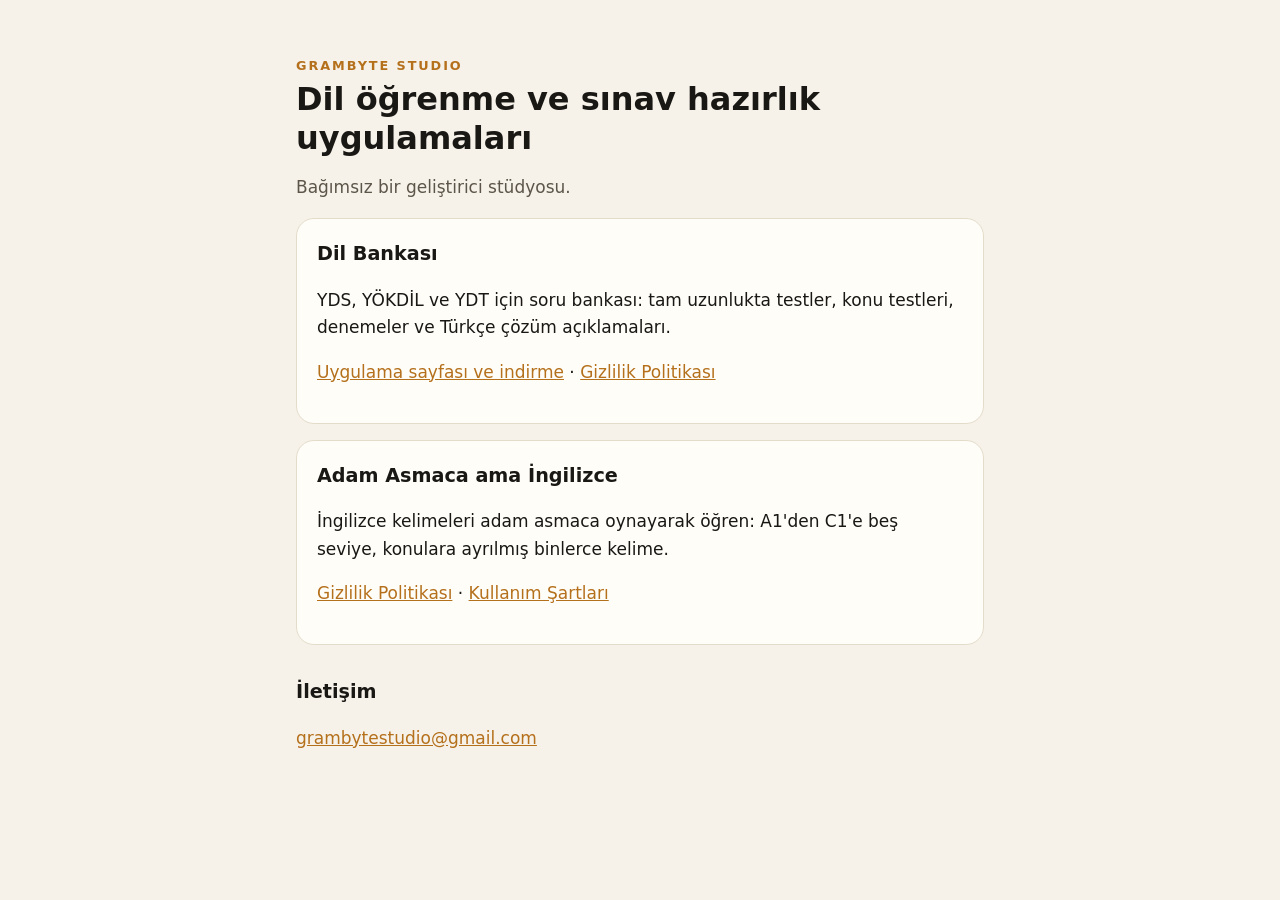
<file: index.html>
<!doctype html>
<html lang="tr">
<head>
<meta charset="utf-8">
<meta name="viewport" content="width=device-width, initial-scale=1">
<title>GramByte Studio</title>
<meta name="description" content="GramByte Studio: dil öğrenme ve sınav hazırlık uygulamaları.">
<link rel="stylesheet" href="style.css">
</head>
<body>
<main class="page">
  <p class="kicker">GRAMBYTE STUDIO</p>
  <h1>Dil öğrenme ve sınav hazırlık uygulamaları</h1>
  <p class="muted">Bağımsız bir geliştirici stüdyosu.</p>

  <section class="card">
    <h2>Dil Bankası</h2>
    <p>YDS, YÖKDİL ve YDT için soru bankası: tam uzunlukta testler, konu testleri, denemeler ve Türkçe çözüm açıklamaları.</p>
    <p><a href="dilbankasi/">Uygulama sayfası ve indirme</a> · <a href="dilbankasi/gizlilik.html">Gizlilik Politikası</a></p>
  </section>
  
  <section class="card">
    <h2>Adam Asmaca ama İngilizce</h2>
    <p>İngilizce kelimeleri adam asmaca oynayarak öğren: A1'den C1'e beş seviye, konulara ayrılmış binlerce kelime.</p>
    <p><a href="adam-asmaca/gizlilik.html">Gizlilik Politikası</a> · <a href="adam-asmaca/kullanim-sartlari.html">Kullanım Şartları</a></p>
  </section>

  <h2>İletişim</h2>
  <p><a href="mailto:grambytestudio@gmail.com">grambytestudio@gmail.com</a></p>
</main>
</body>
</html>
</file>
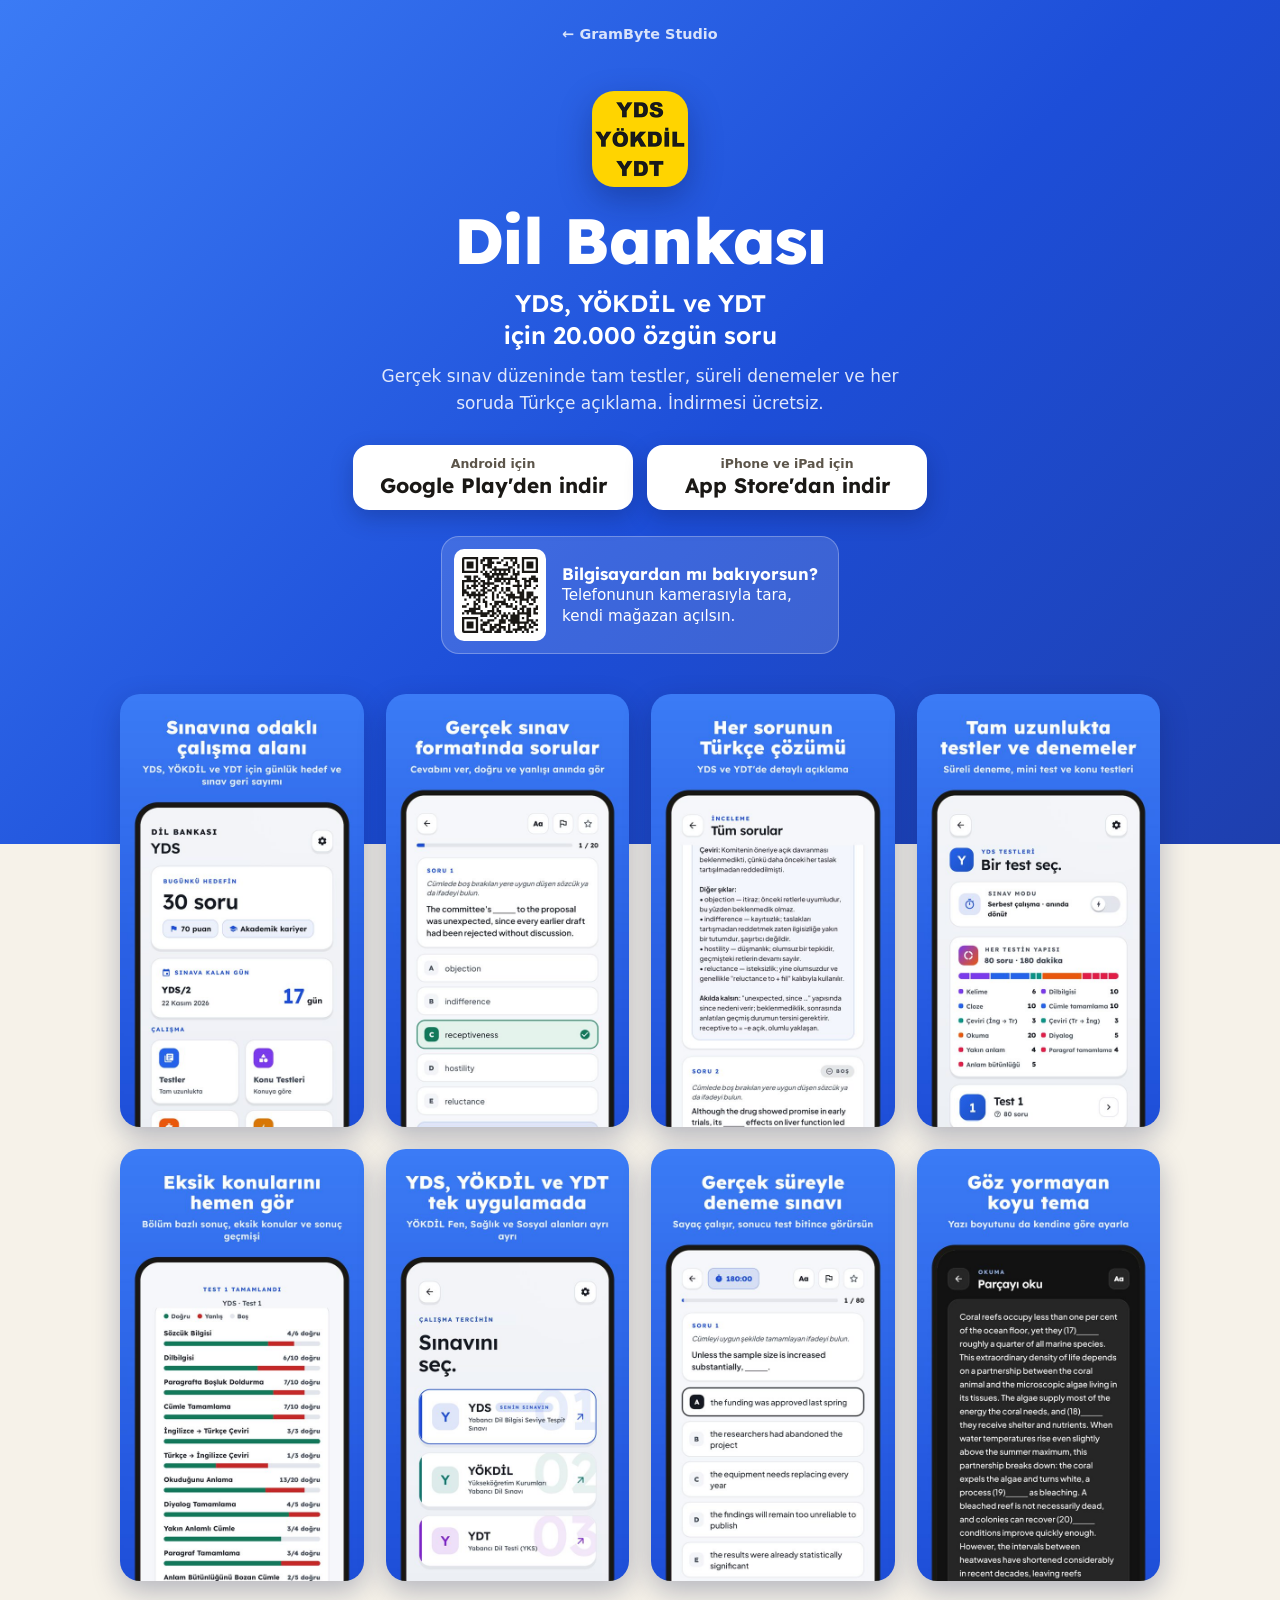
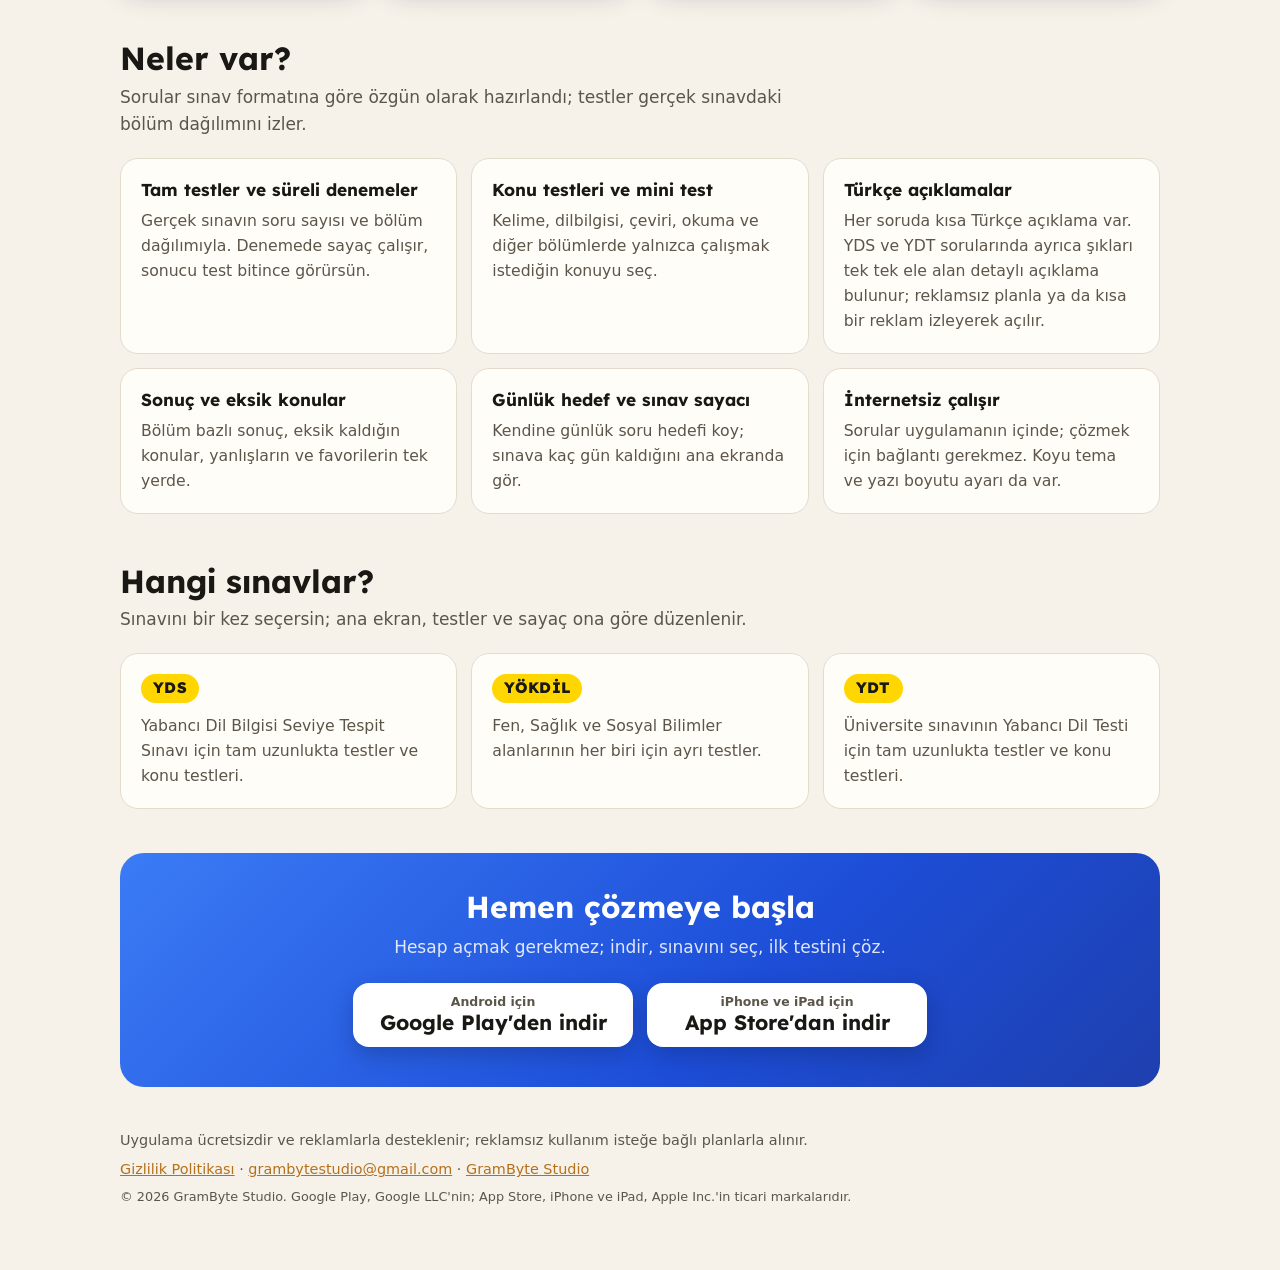
<file: dilbankasi/index.html>
<!doctype html>
<html lang="tr">
<head>
<meta charset="utf-8">
<meta name="viewport" content="width=device-width, initial-scale=1">
<title>Dil Bankası: YDS, YÖKDİL ve YDT soru bankası</title>
<meta name="description" content="YDS, YÖKDİL ve YDT için 20.000 özgün soru: gerçek sınav düzeninde testler, süreli denemeler ve Türkçe açıklamalar. Android ve iPhone'da ücretsiz indir.">
<link rel="canonical" href="https://grambytestudio.github.io/dilbankasi/">
<meta name="theme-color" content="#1d4ed8">
<meta name="apple-itunes-app" content="app-id=6821475932">
<meta property="og:type" content="website">
<meta property="og:locale" content="tr_TR">
<meta property="og:site_name" content="GramByte Studio">
<meta property="og:title" content="Dil Bankası: YDS, YÖKDİL ve YDT soru bankası">
<meta property="og:description" content="20.000 özgün soru, gerçek sınav düzeninde testler ve Türkçe açıklamalar. Android ve iPhone'da ücretsiz.">
<meta property="og:url" content="https://grambytestudio.github.io/dilbankasi/">
<meta property="og:image" content="https://grambytestudio.github.io/dilbankasi/img/onizleme.jpg">
<meta property="og:image:width" content="1200">
<meta property="og:image:height" content="630">
<meta name="twitter:card" content="summary_large_image">
<link rel="icon" type="image/png" href="img/simge.png">
<link rel="apple-touch-icon" href="img/simge.png">
<script>
// Telefondan açanı doğrudan kendi mağazasına gönderir. Sayfayı telefonda
// görmek için adresin sonuna ?sayfa eklenir. Bağlantı önizlemesi çıkaran
// servisler ve arama motorları yönlendirilmez.
(function () {
  var ua = navigator.userAgent || '';
  if (/[?&]sayfa(=|&|$)/.test(location.search)) return;
  if (/bot|crawl|spider|preview|facebookexternalhit|whatsapp|telegram|slack|discord|lighthouse|inspectiontool|googleother|mediapartners/i.test(ua)) return;
  if (/Android/i.test(ua)) {
    location.replace('https://play.google.com/store/apps/details?id=com.dilbankasi.app');
  } else if (/iPhone|iPad|iPod/i.test(ua)) {
    location.replace('https://apps.apple.com/tr/app/id6821475932');
  }
})();
</script>
<link rel="stylesheet" href="../style.css">
<style>
@font-face {
  font-family: "Lexend";
  src: url("fonts/Lexend-Variable.ttf") format("truetype");
  font-weight: 100 900;
  font-display: swap;
}
:root {
  --blue-light: #3b7bf5;
  --blue: #1d4ed8;
  --blue-deep: #1e3fae;
  --yellow: #ffd600;
  --display: "Lexend", system-ui, -apple-system, "Segoe UI", Roboto, sans-serif;
}
.wrap { max-width: 1080px; margin: 0 auto; padding: 0 20px; }

/* Üst bölüm */
.hero {
  background: linear-gradient(135deg, var(--blue-light) 0%, var(--blue) 55%, var(--blue-deep) 100%);
  color: #fff;
  padding: 20px 0 190px;
  text-align: center;
}
.studio {
  display: inline-block;
  color: rgba(255, 255, 255, .82);
  font-size: .9rem;
  font-weight: 600;
  text-decoration: none;
}
.studio:hover { color: #fff; }
.app-icon {
  display: block;
  width: 96px;
  height: 96px;
  margin: 44px auto 20px;
  border-radius: 22px;
  box-shadow: 0 12px 32px rgba(10, 24, 80, .35);
}
.hero h1 {
  font-family: var(--display);
  font-weight: 800;
  font-size: clamp(2.5rem, 7vw, 4rem);
  line-height: 1.05;
  letter-spacing: -.01em;
  margin: 0;
}
.hero .lead {
  font-family: var(--display);
  font-weight: 600;
  font-size: clamp(1.15rem, 3vw, 1.5rem);
  line-height: 1.3;
  margin: 14px auto 0;
  max-width: 22em;
  text-wrap: balance;
}
.hero .sub {
  color: rgba(255, 255, 255, .86);
  margin: 12px auto 0;
  max-width: 34em;
  text-wrap: pretty;
}
.stores {
  display: flex;
  flex-wrap: wrap;
  justify-content: center;
  gap: 14px;
  margin-top: 28px;
}
.store {
  display: flex;
  flex-direction: column;
  justify-content: center;
  flex: 0 1 280px;
  padding: 11px 20px 12px;
  border-radius: 16px;
  background: #fff;
  color: #1a1815;
  text-decoration: none;
  line-height: 1.25;
  box-shadow: 0 8px 22px rgba(10, 24, 80, .28);
  transition: transform .15s ease, box-shadow .15s ease;
}
.store small { font-size: .78rem; font-weight: 600; color: #5c554a; }
.store strong { font-family: var(--display); font-size: 1.3rem; font-weight: 700; }
.store:hover { transform: translateY(-2px); box-shadow: 0 12px 28px rgba(10, 24, 80, .36); }
.store:focus-visible, .studio:focus-visible { outline: 3px solid var(--yellow); outline-offset: 3px; }
.qr {
  display: none;
  align-items: center;
  gap: 16px;
  width: max-content;
  margin: 26px auto 0;
  padding: 12px 20px 12px 12px;
  border-radius: 18px;
  background: rgba(255, 255, 255, .14);
  border: 1px solid rgba(255, 255, 255, .28);
  text-align: left;
}
.qr svg {
  display: block;
  width: 92px;
  height: 92px;
  padding: 8px;
  border-radius: 10px;
  background: #fff;
}
.qr p { margin: 0; font-size: .95rem; line-height: 1.4; }
.qr b { display: block; font-family: var(--display); font-size: 1.05rem; }
@media (min-width: 900px) { .qr { display: flex; } }

/* Ekran görüntüleri: telefonda yatay kaydırma, geniş ekranda 4'lü ızgara */
.shots {
  display: flex;
  gap: 14px;
  margin-top: -150px;
  padding: 0 20px 18px;
  overflow-x: auto;
  scroll-snap-type: x mandatory;
  -webkit-overflow-scrolling: touch;
}
.shots img {
  flex: 0 0 auto;
  width: min(62vw, 240px);
  height: auto;
  aspect-ratio: 9 / 16;
  border-radius: 20px;
  background: var(--blue);
  box-shadow: 0 10px 28px rgba(10, 24, 80, .28);
  scroll-snap-align: center;
}
.shots:focus-visible { outline: 3px solid var(--accent); outline-offset: 4px; }
@media (min-width: 900px) {
  .shots {
    display: grid;
    grid-template-columns: repeat(4, 1fr);
    gap: 22px;
    max-width: 1080px;
    margin-left: auto;
    margin-right: auto;
    overflow: visible;
  }
  .shots img { width: 100%; }
}

/* Özellikler */
.section { padding: 40px 0 8px; }
.section h2 {
  font-family: var(--display);
  font-weight: 700;
  font-size: clamp(1.5rem, 4vw, 2rem);
  line-height: 1.2;
  margin: 0 0 6px;
}
.section .intro { margin: 0 0 20px; max-width: 40em; color: var(--muted); }
.grid {
  display: grid;
  grid-template-columns: repeat(auto-fit, minmax(270px, 1fr));
  gap: 14px;
}
.grid .card { margin: 0; }
.grid h3 {
  font-family: var(--display);
  font-weight: 700;
  font-size: 1.08rem;
  line-height: 1.3;
  margin: 0 0 6px;
}
.grid p { margin: 0; color: var(--muted); font-size: .98rem; }
.exam {
  display: inline-block;
  margin-bottom: 10px;
  padding: 2px 12px;
  border-radius: 999px;
  background: var(--yellow);
  color: #1a1815;
  font-family: var(--display);
  font-weight: 800;
  font-size: .95rem;
  letter-spacing: .02em;
}

/* Alt çağrı ve sayfa sonu */
.cta {
  margin: 44px 0 0;
  padding: 36px 24px 40px;
  border-radius: 24px;
  background: linear-gradient(135deg, var(--blue-light), var(--blue) 60%, var(--blue-deep));
  color: #fff;
  text-align: center;
}
.cta h2 { font-family: var(--display); font-weight: 700; font-size: clamp(1.4rem, 4vw, 1.9rem); margin: 0; }
.cta p { margin: 8px 0 0; color: rgba(255, 255, 255, .86); }
.cta .stores { margin-top: 22px; }
.foot { padding: 28px 0 56px; font-size: .9rem; color: var(--muted); }
.foot p { margin: 6px 0; }
.foot .tm { font-size: .8rem; }
@media (prefers-reduced-motion: reduce) { .store { transition: none; } }
</style>
<script type="application/ld+json">
{
  "@context": "https://schema.org",
  "@type": "SoftwareApplication",
  "name": "Dil Bankası: YDS YÖKDİL YDT",
  "operatingSystem": "Android, iOS",
  "applicationCategory": "EducationalApplication",
  "inLanguage": "tr",
  "offers": { "@type": "Offer", "price": "0", "priceCurrency": "TRY" },
  "publisher": { "@type": "Organization", "name": "GramByte Studio" },
  "installUrl": [
    "https://play.google.com/store/apps/details?id=com.dilbankasi.app",
    "https://apps.apple.com/tr/app/id6821475932"
  ]
}
</script>
</head>
<body>
<header class="hero">
  <div class="wrap">
    <a class="studio" href="../">← GramByte Studio</a>
    <img class="app-icon" src="img/simge.png" width="96" height="96" alt="Dil Bankası uygulama simgesi">
    <h1>Dil Bankası</h1>
    <p class="lead">YDS, YÖKDİL ve YDT için 20.000 özgün soru</p>
    <p class="sub">Gerçek sınav düzeninde tam testler, süreli denemeler ve her soruda Türkçe açıklama. İndirmesi ücretsiz.</p>
    <div class="stores">
      <a class="store" href="https://play.google.com/store/apps/details?id=com.dilbankasi.app">
        <small>Android için</small><strong>Google Play'den indir</strong>
      </a>
      <a class="store" href="https://apps.apple.com/tr/app/id6821475932">
        <small>iPhone ve iPad için</small><strong>App Store'dan indir</strong>
      </a>
    </div>
    <div class="qr">
      <svg role="img" aria-label="Dil Bankası sayfasının QR kodu" xmlns="http://www.w3.org/2000/svg" viewBox="0 0 33 33"><path stroke="#1a1815" d="M0 0.5h7m2 0h7m2 0h6m2 0h7m-33 1h1m5 0h1m1 0h2m1 0h2m4 0h1m3 0h1m1 0h1m2 0h1m5 0h1m-33 1h1m1 0h3m1 0h1m1 0h1m2 0h3m1 0h2m2 0h1m2 0h2m2 0h1m1 0h3m1 0h1m-33 1h1m1 0h3m1 0h1m2 0h4m5 0h2m2 0h1m1 0h1m1 0h1m1 0h3m1 0h1m-33 1h1m1 0h3m1 0h1m2 0h1m1 0h2m1 0h1m5 0h2m2 0h1m1 0h1m1 0h3m1 0h1m-33 1h1m5 0h1m2 0h1m3 0h8m1 0h1m3 0h1m5 0h1m-33 1h7m1 0h1m1 0h1m1 0h1m1 0h1m1 0h1m1 0h1m1 0h1m1 0h1m1 0h1m1 0h7m-24 1h3m1 0h7m2 0h3m-24 1h3m1 0h2m3 0h4m1 0h1m1 0h1m3 0h1m1 0h1m6 0h2m-30 1h2m1 0h1m1 0h1m3 0h2m1 0h10m2 0h2m1 0h4m-33 1h7m1 0h2m1 0h1m2 0h3m1 0h1m1 0h1m2 0h2m2 0h3m1 0h2m-33 1h1m4 0h1m1 0h1m1 0h5m3 0h1m1 0h2m3 0h1m2 0h1m1 0h1m-30 1h1m1 0h1m1 0h3m1 0h2m1 0h1m2 0h2m6 0h4m1 0h3m2 0h1m-33 1h1m1 0h2m1 0h1m3 0h2m2 0h2m2 0h1m1 0h2m3 0h1m2 0h1m3 0h1m-32 1h2m4 0h1m1 0h2m1 0h2m1 0h1m2 0h1m1 0h2m3 0h1m1 0h1m-27 1h3m1 0h2m1 0h1m1 0h2m2 0h1m2 0h1m1 0h1m2 0h1m2 0h3m1 0h3m-31 1h1m1 0h8m3 0h1m1 0h1m3 0h4m2 0h2m1 0h3m-28 1h1m1 0h1m1 0h1m2 0h1m2 0h1m1 0h1m1 0h1m2 0h7m1 0h2m1 0h2m-32 1h1m4 0h2m1 0h1m3 0h1m4 0h1m1 0h1m1 0h1m2 0h4m1 0h2m-27 1h1m1 0h1m1 0h2m3 0h5m4 0h1m1 0h1m2 0h1m2 0h1m-30 1h1m2 0h2m3 0h1m1 0h1m1 0h2m1 0h3m1 0h1m3 0h1m3 0h2m-31 1h2m3 0h1m1 0h1m2 0h1m2 0h2m1 0h1m2 0h3m1 0h1m2 0h2m4 0h1m-30 1h5m5 0h1m1 0h1m6 0h2m1 0h2m1 0h2m1 0h2m-32 1h5m2 0h1m2 0h3m1 0h2m7 0h1m1 0h1m1 0h2m1 0h1m-32 1h1m1 0h1m1 0h8m1 0h2m1 0h1m1 0h1m1 0h1m1 0h1m1 0h6m1 0h2m-25 1h3m1 0h2m1 0h1m1 0h3m1 0h4m3 0h2m-30 1h7m7 0h1m2 0h1m1 0h1m1 0h4m1 0h1m1 0h1m-29 1h1m5 0h1m1 0h1m2 0h3m2 0h3m1 0h5m3 0h3m1 0h1m-33 1h1m1 0h3m1 0h1m2 0h3m4 0h3m2 0h8m1 0h2m-32 1h1m1 0h3m1 0h1m1 0h3m1 0h1m1 0h3m3 0h1m1 0h1m1 0h1m2 0h1m1 0h1m1 0h2m-33 1h1m1 0h3m1 0h1m1 0h1m3 0h3m1 0h3m1 0h1m3 0h4m1 0h2m-31 1h1m5 0h1m1 0h2m2 0h2m1 0h2m1 0h1m1 0h1m1 0h4m1 0h2m3 0h1m-33 1h7m2 0h4m1 0h3m2 0h3m1 0h1m2 0h1m1 0h1m1 0h1"/></svg>
      <p><b>Bilgisayardan mı bakıyorsun?</b>Telefonunun kamerasıyla tara,<br>kendi mağazan açılsın.</p>
    </div>
  </div>
</header>

<main>
  <div class="shots" role="region" aria-label="Uygulamadan ekran görüntüleri" tabindex="0">
    <img src="img/ekran-1.jpg" width="540" height="960" alt="Ana ekran: günlük hedef ve sınava kalan gün sayacı">
    <img src="img/ekran-2.jpg" width="540" height="960" alt="Soru ekranı: cevabını ver, doğruyu ve yanlışı anında gör">
    <img src="img/ekran-3.jpg" width="540" height="960" alt="Her sorunun Türkçe çözümü">
    <img src="img/ekran-4.jpg" width="540" height="960" alt="Tam uzunlukta testlerin listesi">
    <img src="img/ekran-5.jpg" width="540" height="960" loading="lazy" alt="Bölüm bazlı sonuç ve eksik konular">
    <img src="img/ekran-6.jpg" width="540" height="960" loading="lazy" alt="Sınav seçimi: YDS, YÖKDİL ve YDT tek uygulamada">
    <img src="img/ekran-7.jpg" width="540" height="960" loading="lazy" alt="Gerçek süreyle deneme sınavı">
    <img src="img/ekran-8.jpg" width="540" height="960" loading="lazy" alt="Koyu tema ve ayarlanabilir yazı boyutu">
  </div>

  <section class="section">
    <div class="wrap">
      <h2>Neler var?</h2>
      <p class="intro">Sorular sınav formatına göre özgün olarak hazırlandı; testler gerçek sınavdaki bölüm dağılımını izler.</p>
      <div class="grid">
        <div class="card">
          <h3>Tam testler ve süreli denemeler</h3>
          <p>Gerçek sınavın soru sayısı ve bölüm dağılımıyla. Denemede sayaç çalışır, sonucu test bitince görürsün.</p>
        </div>
        <div class="card">
          <h3>Konu testleri ve mini test</h3>
          <p>Kelime, dilbilgisi, çeviri, okuma ve diğer bölümlerde yalnızca çalışmak istediğin konuyu seç.</p>
        </div>
        <div class="card">
          <h3>Türkçe açıklamalar</h3>
          <p>Her soruda kısa Türkçe açıklama var. YDS ve YDT sorularında ayrıca şıkları tek tek ele alan detaylı açıklama bulunur; reklamsız planla ya da kısa bir reklam izleyerek açılır.</p>
        </div>
        <div class="card">
          <h3>Sonuç ve eksik konular</h3>
          <p>Bölüm bazlı sonuç, eksik kaldığın konular, yanlışların ve favorilerin tek yerde.</p>
        </div>
        <div class="card">
          <h3>Günlük hedef ve sınav sayacı</h3>
          <p>Kendine günlük soru hedefi koy; sınava kaç gün kaldığını ana ekranda gör.</p>
        </div>
        <div class="card">
          <h3>İnternetsiz çalışır</h3>
          <p>Sorular uygulamanın içinde; çözmek için bağlantı gerekmez. Koyu tema ve yazı boyutu ayarı da var.</p>
        </div>
      </div>
    </div>
  </section>

  <section class="section">
    <div class="wrap">
      <h2>Hangi sınavlar?</h2>
      <p class="intro">Sınavını bir kez seçersin; ana ekran, testler ve sayaç ona göre düzenlenir.</p>
      <div class="grid">
        <div class="card">
          <span class="exam">YDS</span>
          <p>Yabancı Dil Bilgisi Seviye Tespit Sınavı için tam uzunlukta testler ve konu testleri.</p>
        </div>
        <div class="card">
          <span class="exam">YÖKDİL</span>
          <p>Fen, Sağlık ve Sosyal Bilimler alanlarının her biri için ayrı testler.</p>
        </div>
        <div class="card">
          <span class="exam">YDT</span>
          <p>Üniversite sınavının Yabancı Dil Testi için tam uzunlukta testler ve konu testleri.</p>
        </div>
      </div>

      <div class="cta">
        <h2>Hemen çözmeye başla</h2>
        <p>Hesap açmak gerekmez; indir, sınavını seç, ilk testini çöz.</p>
        <div class="stores">
          <a class="store" href="https://play.google.com/store/apps/details?id=com.dilbankasi.app">
            <small>Android için</small><strong>Google Play'den indir</strong>
          </a>
          <a class="store" href="https://apps.apple.com/tr/app/id6821475932">
            <small>iPhone ve iPad için</small><strong>App Store'dan indir</strong>
          </a>
        </div>
      </div>
    </div>
  </section>
</main>

<footer class="foot">
  <div class="wrap">
    <p>Uygulama ücretsizdir ve reklamlarla desteklenir; reklamsız kullanım isteğe bağlı planlarla alınır.</p>
    <p><a href="gizlilik.html">Gizlilik Politikası</a> · <a href="mailto:grambytestudio@gmail.com">grambytestudio@gmail.com</a> · <a href="../">GramByte Studio</a></p>
    <p class="tm">© 2026 GramByte Studio. Google Play, Google LLC'nin; App Store, iPhone ve iPad, Apple Inc.'in ticari markalarıdır.</p>
  </div>
</footer>
</body>
</html>
</file>
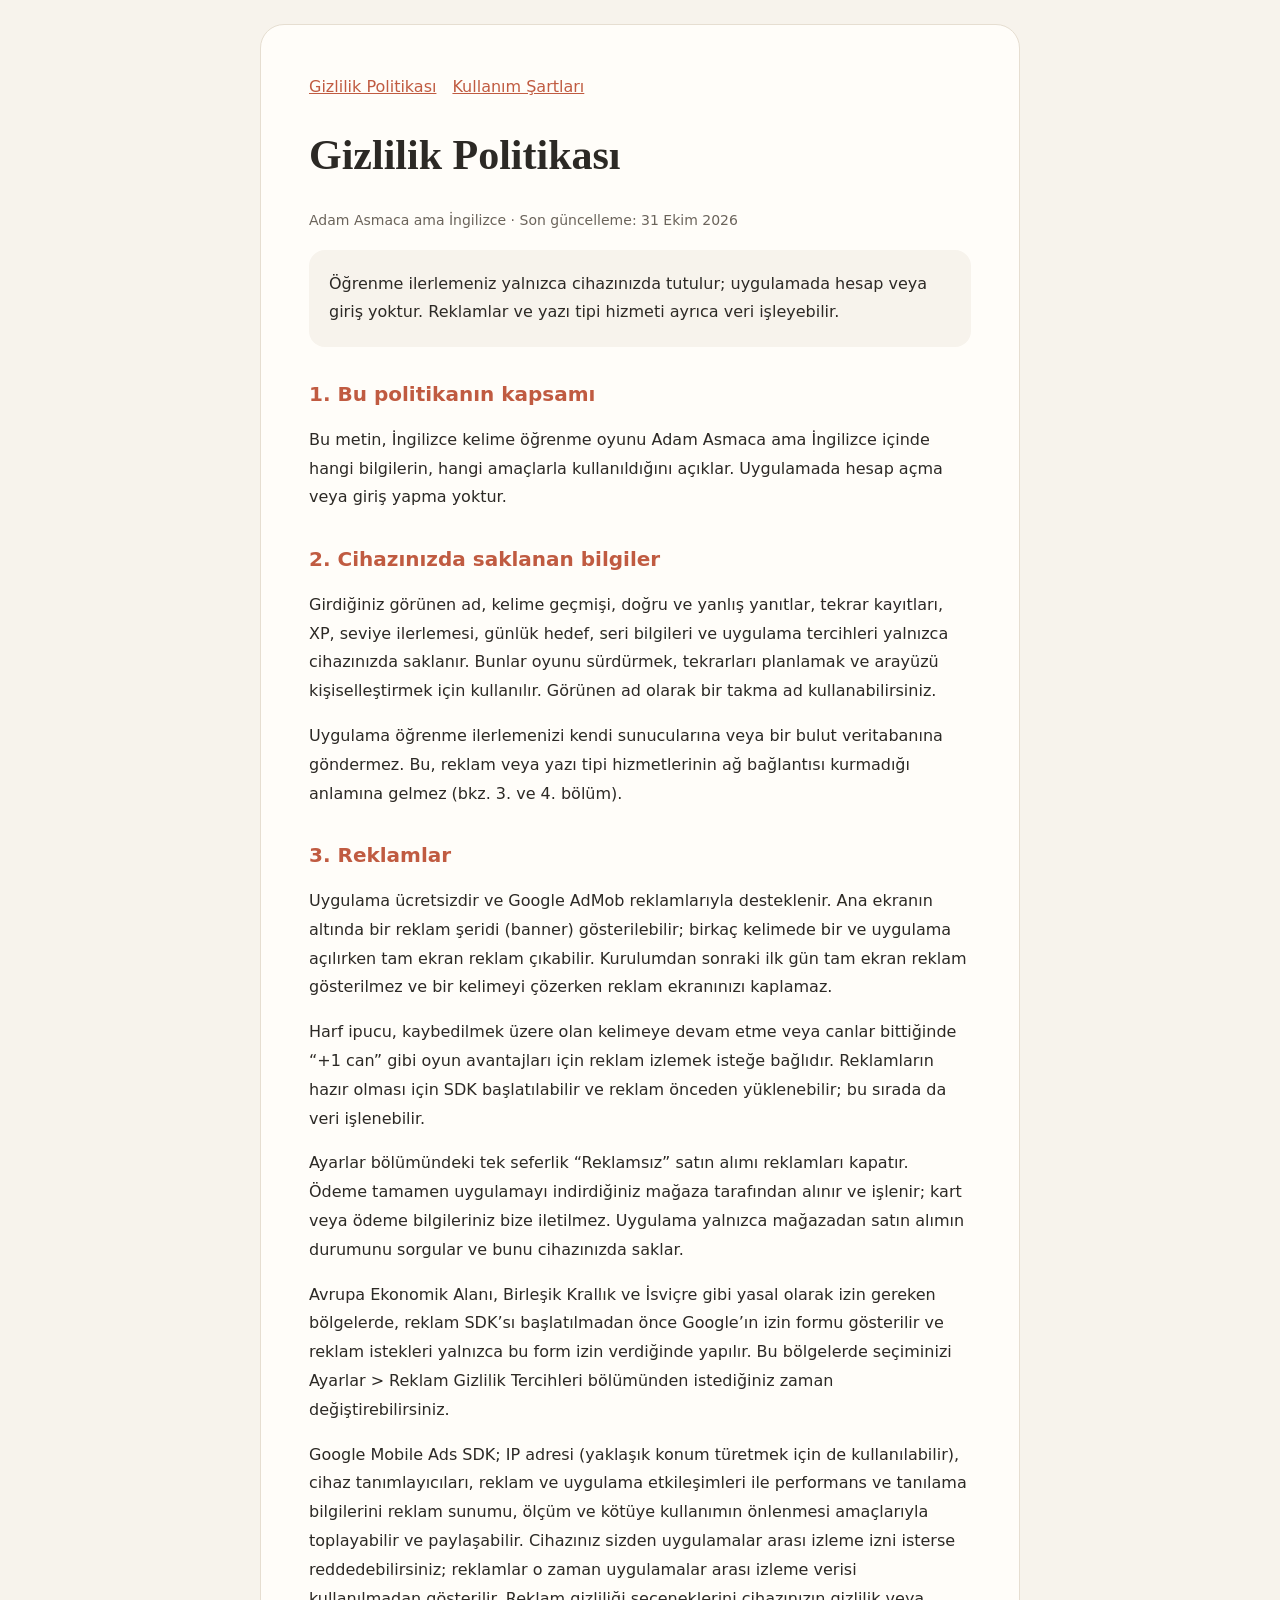
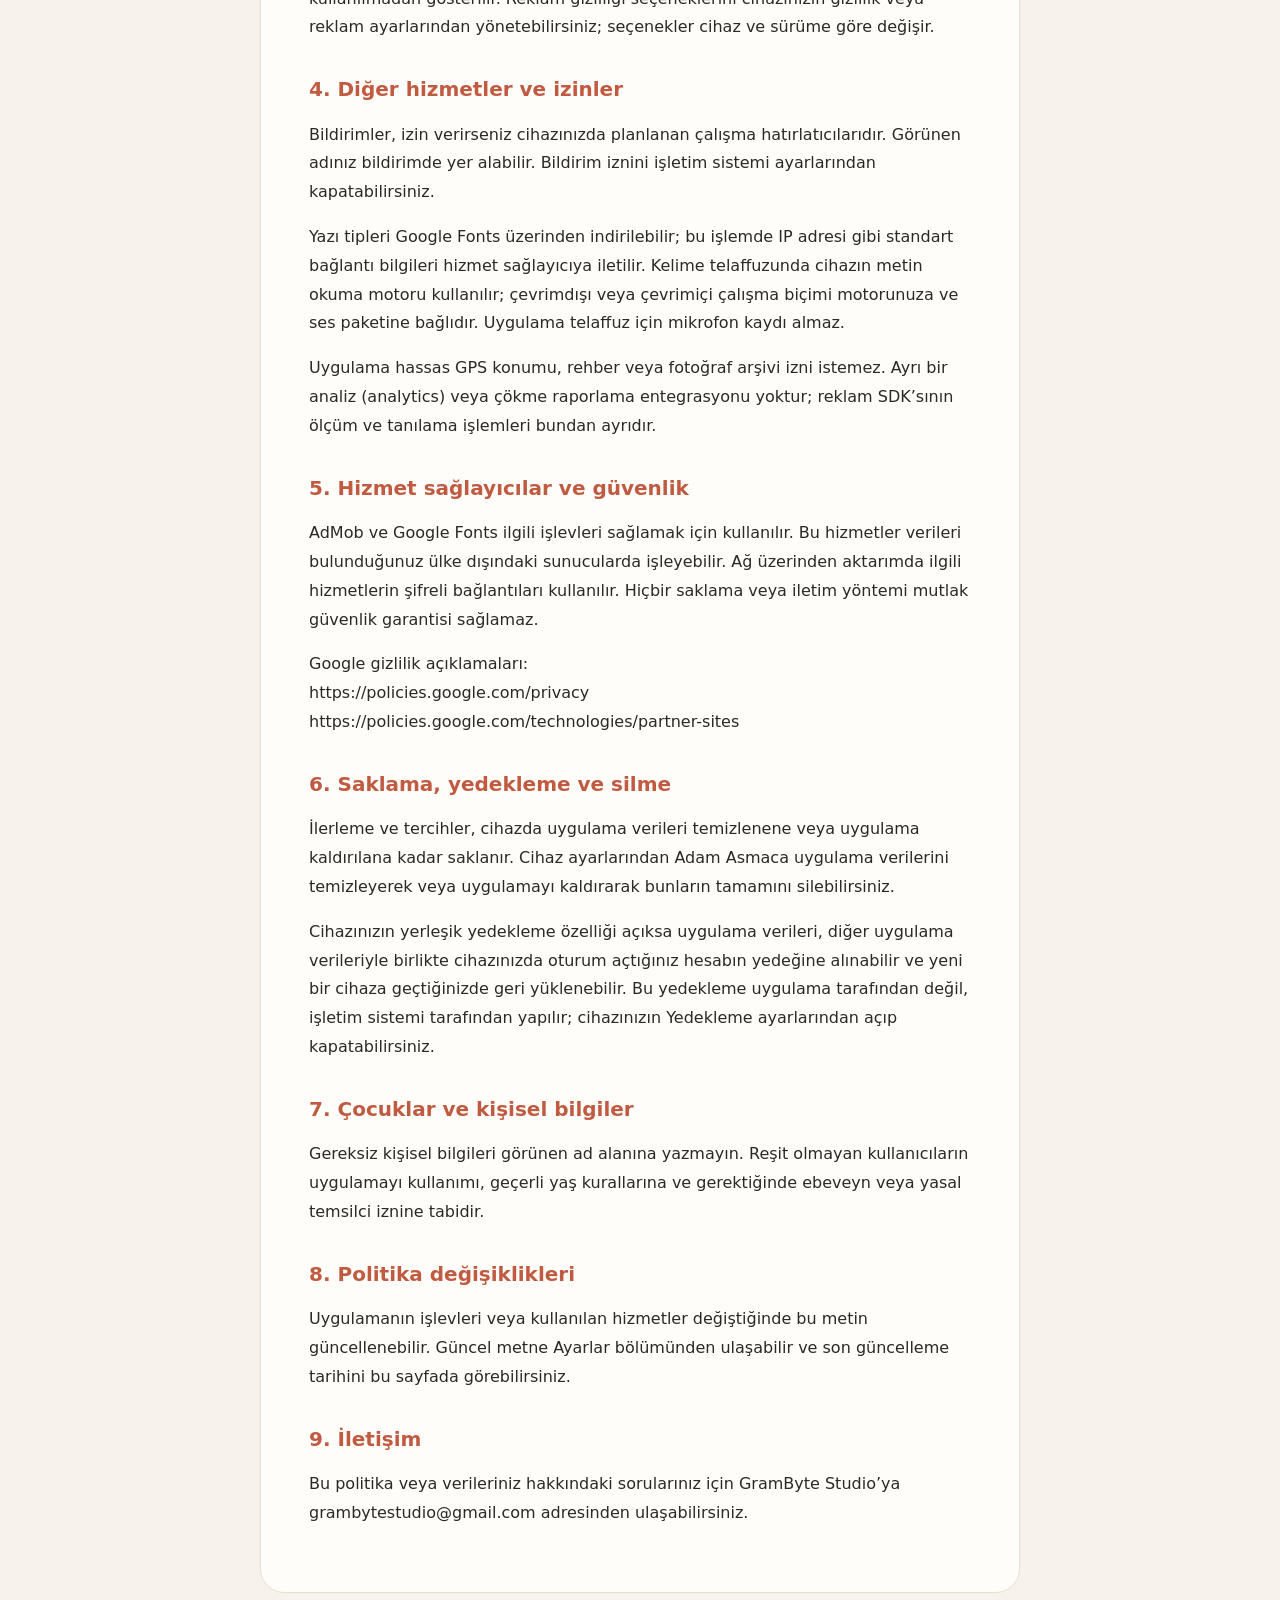
<file: adam-asmaca/gizlilik.html>
<!DOCTYPE html>
<html lang="tr">
<head>
<meta charset="utf-8">
<meta name="viewport" content="width=device-width, initial-scale=1">
<title>Gizlilik Politikası — Adam Asmaca ama İngilizce</title>
<style>
:root { color-scheme: light dark; --bg:#f7f3ec; --paper:#fffdf9; --ink:#2c2925; --muted:#6b645b; --accent:#c05b41; --line:#e6ded1; }
@media(prefers-color-scheme:dark) { :root { --bg:#1a1714; --paper:#242019; --ink:#f3ede4; --muted:#b7ac9e; --accent:#f2a48f; --line:#3a332b; } }
* { box-sizing:border-box; }
body { margin:0; padding:24px 16px; background:var(--bg); color:var(--ink); font-family:system-ui,sans-serif; line-height:1.8; }
main { max-width:760px; margin:auto; padding:clamp(20px,5vw,48px); border:1px solid var(--line); border-radius:24px; background:var(--paper); }
h1 { font-family:Georgia,serif; font-size:clamp(28px,6vw,42px); line-height:1.2; }
h2 { font-size:20px; line-height:1.5; margin-top:32px; color:var(--accent); }
p { overflow-wrap:anywhere; }
nav { display:flex; flex-wrap:wrap; gap:16px; }
a { color:var(--accent); }
.date { color:var(--muted); font-size:14px; }
.summary { background:var(--bg); border-radius:16px; padding:20px; }
</style>
</head>
<body><main>
<nav aria-label="Yasal belgeler"><a href="gizlilik.html">Gizlilik Politikası</a><a href="kullanim-sartlari.html">Kullanım Şartları</a></nav>
<h1>Gizlilik Politikası</h1>
<p class="date">Adam Asmaca ama İngilizce · Son güncelleme: 31 Ekim 2026</p>
<p class="summary">Öğrenme ilerlemeniz yalnızca cihazınızda tutulur; uygulamada hesap veya giriş yoktur. Reklamlar ve yazı tipi hizmeti ayrıca veri işleyebilir.</p>
<section><h2>1. Bu politikanın kapsamı</h2><p>Bu metin, İngilizce kelime öğrenme oyunu Adam Asmaca ama İngilizce içinde hangi bilgilerin, hangi amaçlarla kullanıldığını açıklar. Uygulamada hesap açma veya giriş yapma yoktur.</p></section>
<section><h2>2. Cihazınızda saklanan bilgiler</h2><p>Girdiğiniz görünen ad, kelime geçmişi, doğru ve yanlış yanıtlar, tekrar kayıtları, XP, seviye ilerlemesi, günlük hedef, seri bilgileri ve uygulama tercihleri yalnızca cihazınızda saklanır. Bunlar oyunu sürdürmek, tekrarları planlamak ve arayüzü kişiselleştirmek için kullanılır. Görünen ad olarak bir takma ad kullanabilirsiniz.</p>
<p>Uygulama öğrenme ilerlemenizi kendi sunucularına veya bir bulut veritabanına göndermez. Bu, reklam veya yazı tipi hizmetlerinin ağ bağlantısı kurmadığı anlamına gelmez (bkz. 3. ve 4. bölüm).</p></section>
<section><h2>3. Reklamlar</h2><p>Uygulama ücretsizdir ve Google AdMob reklamlarıyla desteklenir. Ana ekranın altında bir reklam şeridi (banner) gösterilebilir; birkaç kelimede bir ve uygulama açılırken tam ekran reklam çıkabilir. Kurulumdan sonraki ilk gün tam ekran reklam gösterilmez ve bir kelimeyi çözerken reklam ekranınızı kaplamaz.</p>
<p>Harf ipucu, kaybedilmek üzere olan kelimeye devam etme veya canlar bittiğinde “+1 can” gibi oyun avantajları için reklam izlemek isteğe bağlıdır. Reklamların hazır olması için SDK başlatılabilir ve reklam önceden yüklenebilir; bu sırada da veri işlenebilir.</p>
<p>Ayarlar bölümündeki tek seferlik “Reklamsız” satın alımı reklamları kapatır. Ödeme tamamen uygulamayı indirdiğiniz mağaza tarafından alınır ve işlenir; kart veya ödeme bilgileriniz bize iletilmez. Uygulama yalnızca mağazadan satın alımın durumunu sorgular ve bunu cihazınızda saklar.</p>
<p>Avrupa Ekonomik Alanı, Birleşik Krallık ve İsviçre gibi yasal olarak izin gereken bölgelerde, reklam SDK’sı başlatılmadan önce Google’ın izin formu gösterilir ve reklam istekleri yalnızca bu form izin verdiğinde yapılır. Bu bölgelerde seçiminizi Ayarlar &gt; Reklam Gizlilik Tercihleri bölümünden istediğiniz zaman değiştirebilirsiniz.</p>
<p>Google Mobile Ads SDK; IP adresi (yaklaşık konum türetmek için de kullanılabilir), cihaz tanımlayıcıları, reklam ve uygulama etkileşimleri ile performans ve tanılama bilgilerini reklam sunumu, ölçüm ve kötüye kullanımın önlenmesi amaçlarıyla toplayabilir ve paylaşabilir. Cihazınız sizden uygulamalar arası izleme izni isterse reddedebilirsiniz; reklamlar o zaman uygulamalar arası izleme verisi kullanılmadan gösterilir. Reklam gizliliği seçeneklerini cihazınızın gizlilik veya reklam ayarlarından yönetebilirsiniz; seçenekler cihaz ve sürüme göre değişir.</p></section>
<section><h2>4. Diğer hizmetler ve izinler</h2><p>Bildirimler, izin verirseniz cihazınızda planlanan çalışma hatırlatıcılarıdır. Görünen adınız bildirimde yer alabilir. Bildirim iznini işletim sistemi ayarlarından kapatabilirsiniz.</p>
<p>Yazı tipleri Google Fonts üzerinden indirilebilir; bu işlemde IP adresi gibi standart bağlantı bilgileri hizmet sağlayıcıya iletilir. Kelime telaffuzunda cihazın metin okuma motoru kullanılır; çevrimdışı veya çevrimiçi çalışma biçimi motorunuza ve ses paketine bağlıdır. Uygulama telaffuz için mikrofon kaydı almaz.</p>
<p>Uygulama hassas GPS konumu, rehber veya fotoğraf arşivi izni istemez. Ayrı bir analiz (analytics) veya çökme raporlama entegrasyonu yoktur; reklam SDK’sının ölçüm ve tanılama işlemleri bundan ayrıdır.</p></section>
<section><h2>5. Hizmet sağlayıcılar ve güvenlik</h2><p>AdMob ve Google Fonts ilgili işlevleri sağlamak için kullanılır. Bu hizmetler verileri bulunduğunuz ülke dışındaki sunucularda işleyebilir. Ağ üzerinden aktarımda ilgili hizmetlerin şifreli bağlantıları kullanılır. Hiçbir saklama veya iletim yöntemi mutlak güvenlik garantisi sağlamaz.</p>
<p>Google gizlilik açıklamaları:<br>https:&#47;&#47;policies.google.com&#47;privacy<br>https:&#47;&#47;policies.google.com&#47;technologies&#47;partner-sites</p></section>
<section><h2>6. Saklama, yedekleme ve silme</h2><p>İlerleme ve tercihler, cihazda uygulama verileri temizlenene veya uygulama kaldırılana kadar saklanır. Cihaz ayarlarından Adam Asmaca uygulama verilerini temizleyerek veya uygulamayı kaldırarak bunların tamamını silebilirsiniz.</p>
<p>Cihazınızın yerleşik yedekleme özelliği açıksa uygulama verileri, diğer uygulama verileriyle birlikte cihazınızda oturum açtığınız hesabın yedeğine alınabilir ve yeni bir cihaza geçtiğinizde geri yüklenebilir. Bu yedekleme uygulama tarafından değil, işletim sistemi tarafından yapılır; cihazınızın Yedekleme ayarlarından açıp kapatabilirsiniz.</p></section>
<section><h2>7. Çocuklar ve kişisel bilgiler</h2><p>Gereksiz kişisel bilgileri görünen ad alanına yazmayın. Reşit olmayan kullanıcıların uygulamayı kullanımı, geçerli yaş kurallarına ve gerektiğinde ebeveyn veya yasal temsilci iznine tabidir.</p></section>
<section><h2>8. Politika değişiklikleri</h2><p>Uygulamanın işlevleri veya kullanılan hizmetler değiştiğinde bu metin güncellenebilir. Güncel metne Ayarlar bölümünden ulaşabilir ve son güncelleme tarihini bu sayfada görebilirsiniz.</p></section>
<section><h2>9. İletişim</h2><p>Bu politika veya verileriniz hakkındaki sorularınız için GramByte Studio’ya grambytestudio@gmail.com adresinden ulaşabilirsiniz.</p></section>
</main></body></html>
</file>
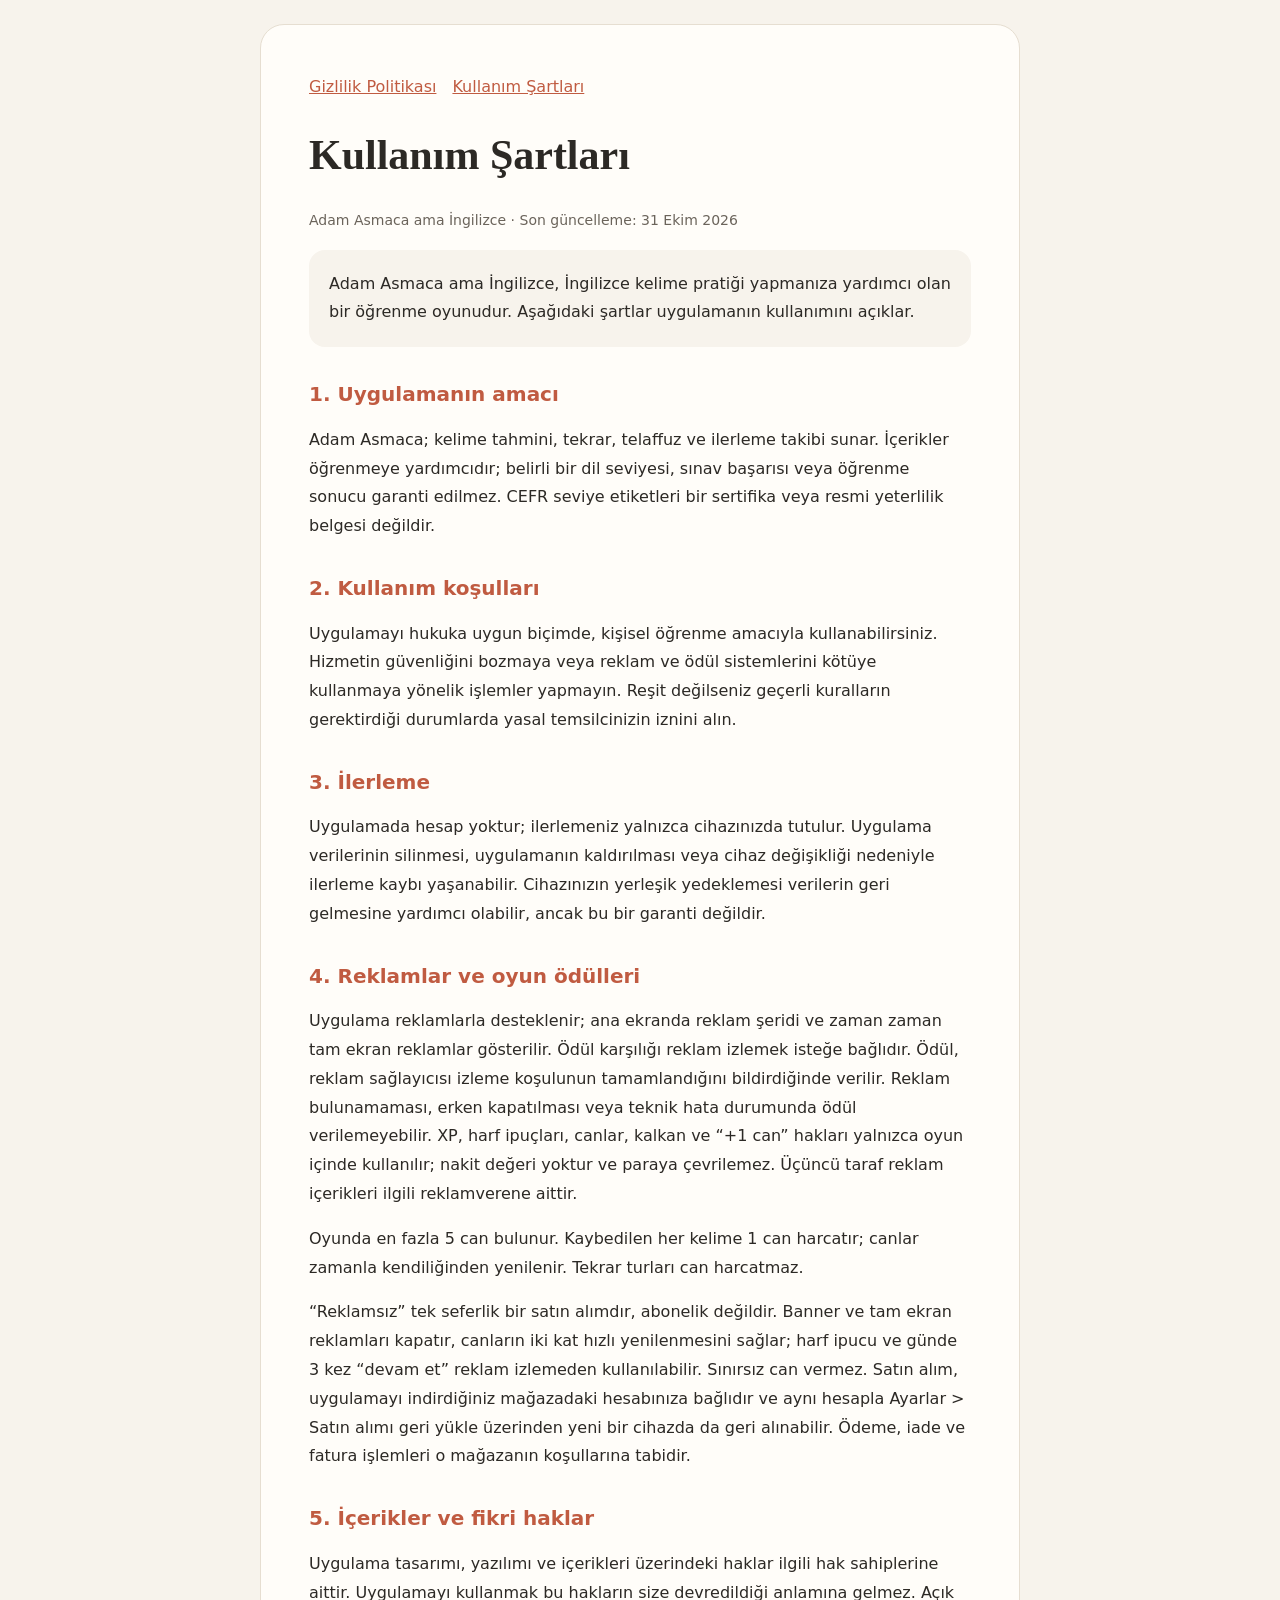
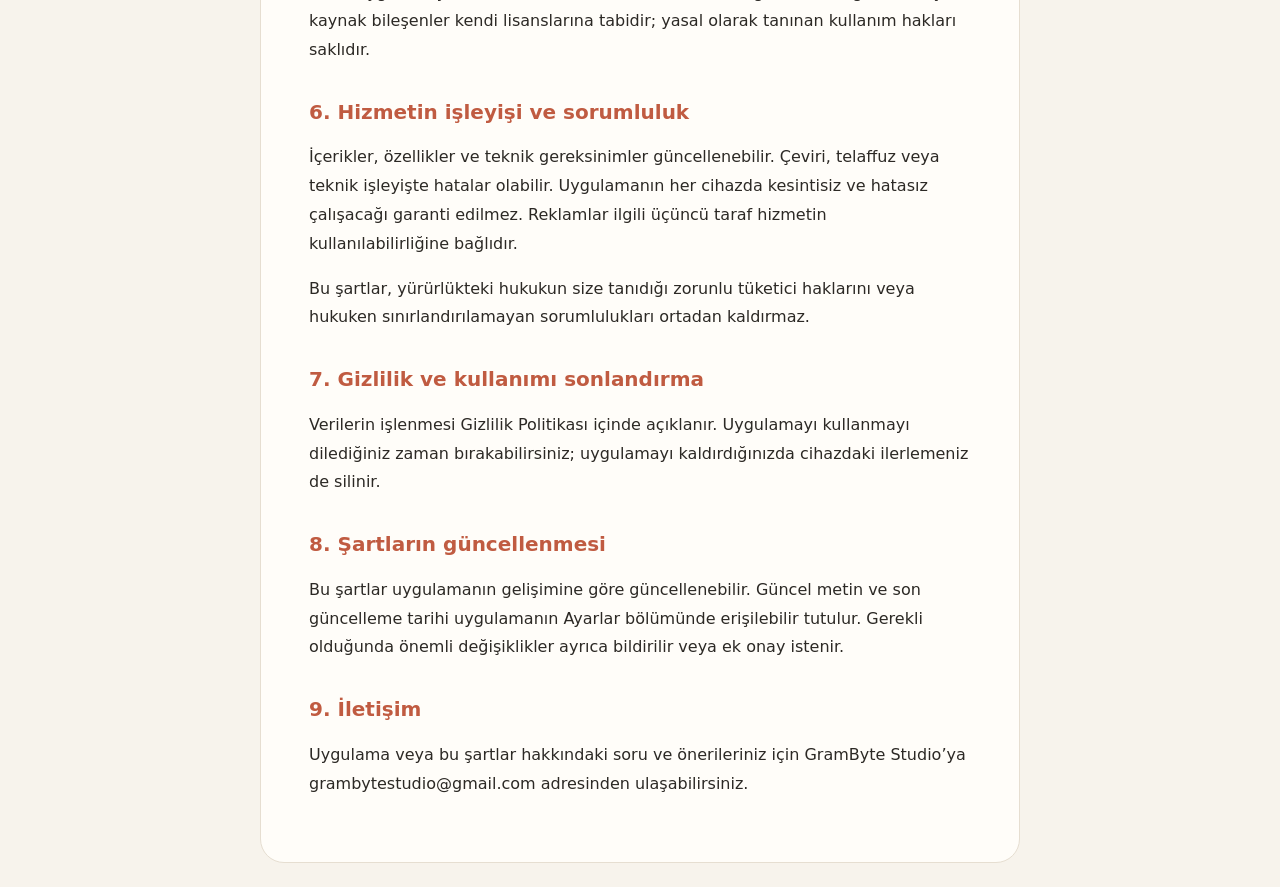
<file: adam-asmaca/kullanim-sartlari.html>
<!DOCTYPE html>
<html lang="tr">
<head>
<meta charset="utf-8">
<meta name="viewport" content="width=device-width, initial-scale=1">
<title>Kullanım Şartları — Adam Asmaca ama İngilizce</title>
<style>
:root { color-scheme: light dark; --bg:#f7f3ec; --paper:#fffdf9; --ink:#2c2925; --muted:#6b645b; --accent:#c05b41; --line:#e6ded1; }
@media(prefers-color-scheme:dark) { :root { --bg:#1a1714; --paper:#242019; --ink:#f3ede4; --muted:#b7ac9e; --accent:#f2a48f; --line:#3a332b; } }
* { box-sizing:border-box; }
body { margin:0; padding:24px 16px; background:var(--bg); color:var(--ink); font-family:system-ui,sans-serif; line-height:1.8; }
main { max-width:760px; margin:auto; padding:clamp(20px,5vw,48px); border:1px solid var(--line); border-radius:24px; background:var(--paper); }
h1 { font-family:Georgia,serif; font-size:clamp(28px,6vw,42px); line-height:1.2; }
h2 { font-size:20px; line-height:1.5; margin-top:32px; color:var(--accent); }
p { overflow-wrap:anywhere; }
nav { display:flex; flex-wrap:wrap; gap:16px; }
a { color:var(--accent); }
.date { color:var(--muted); font-size:14px; }
.summary { background:var(--bg); border-radius:16px; padding:20px; }
</style>
</head>
<body><main>
<nav aria-label="Yasal belgeler"><a href="gizlilik.html">Gizlilik Politikası</a><a href="kullanim-sartlari.html">Kullanım Şartları</a></nav>
<h1>Kullanım Şartları</h1>
<p class="date">Adam Asmaca ama İngilizce · Son güncelleme: 31 Ekim 2026</p>
<p class="summary">Adam Asmaca ama İngilizce, İngilizce kelime pratiği yapmanıza yardımcı olan bir öğrenme oyunudur. Aşağıdaki şartlar uygulamanın kullanımını açıklar.</p>
<section><h2>1. Uygulamanın amacı</h2><p>Adam Asmaca; kelime tahmini, tekrar, telaffuz ve ilerleme takibi sunar. İçerikler öğrenmeye yardımcıdır; belirli bir dil seviyesi, sınav başarısı veya öğrenme sonucu garanti edilmez. CEFR seviye etiketleri bir sertifika veya resmi yeterlilik belgesi değildir.</p></section>
<section><h2>2. Kullanım koşulları</h2><p>Uygulamayı hukuka uygun biçimde, kişisel öğrenme amacıyla kullanabilirsiniz. Hizmetin güvenliğini bozmaya veya reklam ve ödül sistemlerini kötüye kullanmaya yönelik işlemler yapmayın. Reşit değilseniz geçerli kuralların gerektirdiği durumlarda yasal temsilcinizin iznini alın.</p></section>
<section><h2>3. İlerleme</h2><p>Uygulamada hesap yoktur; ilerlemeniz yalnızca cihazınızda tutulur. Uygulama verilerinin silinmesi, uygulamanın kaldırılması veya cihaz değişikliği nedeniyle ilerleme kaybı yaşanabilir. Cihazınızın yerleşik yedeklemesi verilerin geri gelmesine yardımcı olabilir, ancak bu bir garanti değildir.</p></section>
<section><h2>4. Reklamlar ve oyun ödülleri</h2><p>Uygulama reklamlarla desteklenir; ana ekranda reklam şeridi ve zaman zaman tam ekran reklamlar gösterilir. Ödül karşılığı reklam izlemek isteğe bağlıdır. Ödül, reklam sağlayıcısı izleme koşulunun tamamlandığını bildirdiğinde verilir. Reklam bulunamaması, erken kapatılması veya teknik hata durumunda ödül verilemeyebilir. XP, harf ipuçları, canlar, kalkan ve “+1 can” hakları yalnızca oyun içinde kullanılır; nakit değeri yoktur ve paraya çevrilemez. Üçüncü taraf reklam içerikleri ilgili reklamverene aittir.</p>
<p>Oyunda en fazla 5 can bulunur. Kaybedilen her kelime 1 can harcatır; canlar zamanla kendiliğinden yenilenir. Tekrar turları can harcatmaz.</p>
<p>“Reklamsız” tek seferlik bir satın alımdır, abonelik değildir. Banner ve tam ekran reklamları kapatır, canların iki kat hızlı yenilenmesini sağlar; harf ipucu ve günde 3 kez “devam et” reklam izlemeden kullanılabilir. Sınırsız can vermez. Satın alım, uygulamayı indirdiğiniz mağazadaki hesabınıza bağlıdır ve aynı hesapla Ayarlar &gt; Satın alımı geri yükle üzerinden yeni bir cihazda da geri alınabilir. Ödeme, iade ve fatura işlemleri o mağazanın koşullarına tabidir.</p></section>
<section><h2>5. İçerikler ve fikri haklar</h2><p>Uygulama tasarımı, yazılımı ve içerikleri üzerindeki haklar ilgili hak sahiplerine aittir. Uygulamayı kullanmak bu hakların size devredildiği anlamına gelmez. Açık kaynak bileşenler kendi lisanslarına tabidir; yasal olarak tanınan kullanım hakları saklıdır.</p></section>
<section><h2>6. Hizmetin işleyişi ve sorumluluk</h2><p>İçerikler, özellikler ve teknik gereksinimler güncellenebilir. Çeviri, telaffuz veya teknik işleyişte hatalar olabilir. Uygulamanın her cihazda kesintisiz ve hatasız çalışacağı garanti edilmez. Reklamlar ilgili üçüncü taraf hizmetin kullanılabilirliğine bağlıdır.</p>
<p>Bu şartlar, yürürlükteki hukukun size tanıdığı zorunlu tüketici haklarını veya hukuken sınırlandırılamayan sorumlulukları ortadan kaldırmaz.</p></section>
<section><h2>7. Gizlilik ve kullanımı sonlandırma</h2><p>Verilerin işlenmesi Gizlilik Politikası içinde açıklanır. Uygulamayı kullanmayı dilediğiniz zaman bırakabilirsiniz; uygulamayı kaldırdığınızda cihazdaki ilerlemeniz de silinir.</p></section>
<section><h2>8. Şartların güncellenmesi</h2><p>Bu şartlar uygulamanın gelişimine göre güncellenebilir. Güncel metin ve son güncelleme tarihi uygulamanın Ayarlar bölümünde erişilebilir tutulur. Gerekli olduğunda önemli değişiklikler ayrıca bildirilir veya ek onay istenir.</p></section>
<section><h2>9. İletişim</h2><p>Uygulama veya bu şartlar hakkındaki soru ve önerileriniz için GramByte Studio’ya grambytestudio@gmail.com adresinden ulaşabilirsiniz.</p></section>
</main></body></html>
</file>
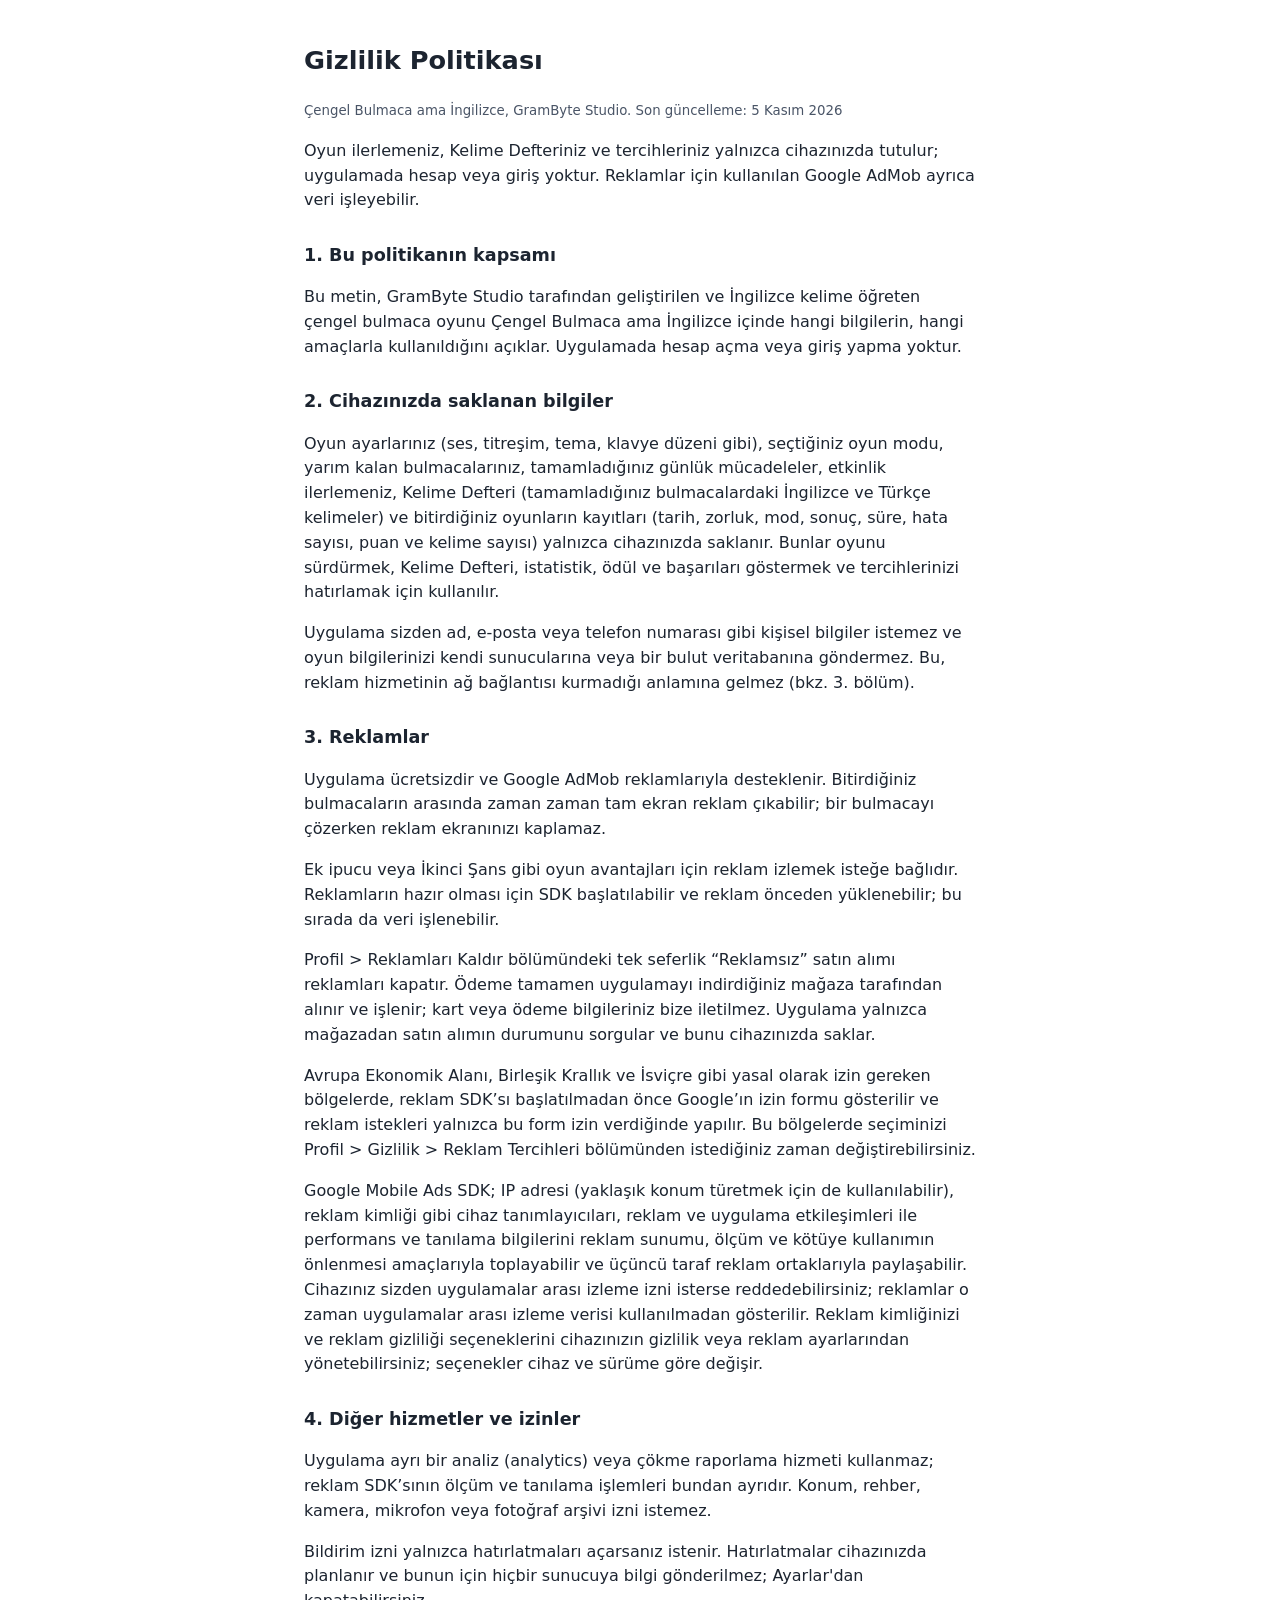
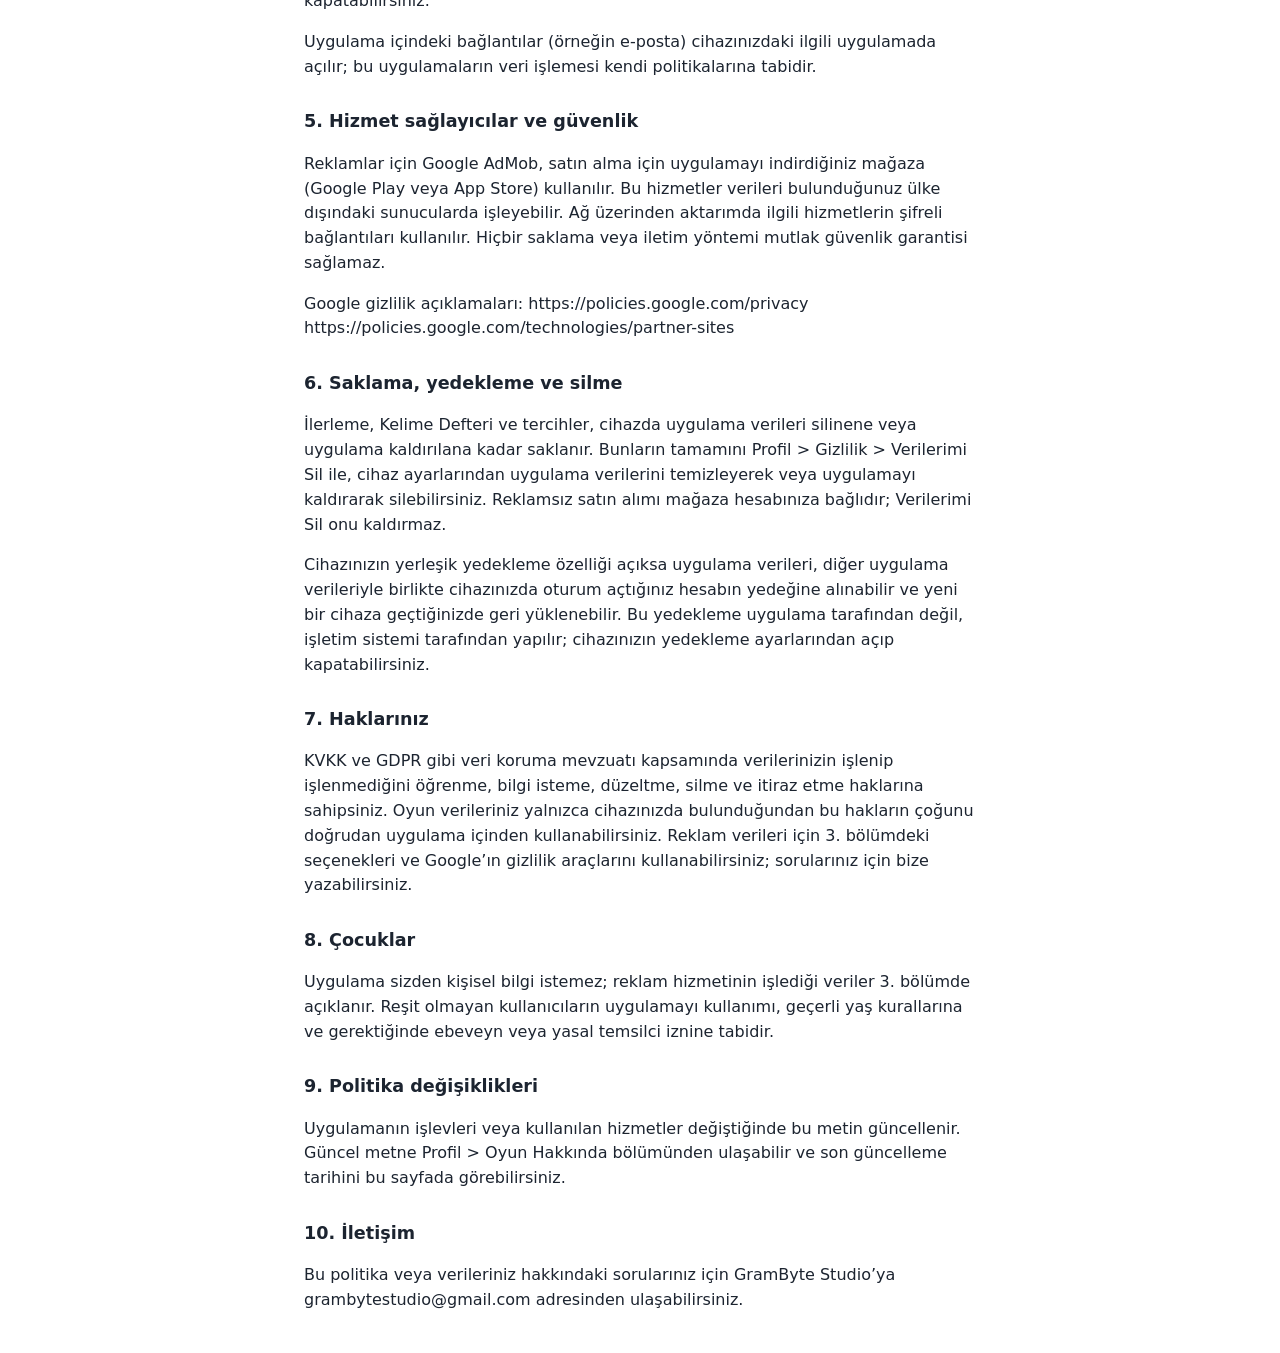
<file: cengel-bulmaca/gizlilik.html>
<!doctype html>
<html lang="tr">
<head>
<meta charset="utf-8">
<meta name="viewport" content="width=device-width, initial-scale=1">
<title>Gizlilik Politikası - Çengel Bulmaca</title>
<style>body{font-family:system-ui,sans-serif;line-height:1.55;color:#1c2430;max-width:42rem;margin:0 auto;padding:1.5rem}h1{font-size:1.6rem}h2{font-size:1.1rem;margin-top:1.8rem}small{color:#4a5567}</style>
</head>
<body>
<h1>Gizlilik Politikası</h1>
<small>Çengel Bulmaca ama İngilizce, GramByte Studio. Son güncelleme: 5 Kasım 2026</small>
<p>Oyun ilerlemeniz, Kelime Defteriniz ve tercihleriniz yalnızca cihazınızda tutulur; uygulamada hesap veya giriş yoktur. Reklamlar için kullanılan Google AdMob ayrıca veri işleyebilir.</p>
<h2>1. Bu politikanın kapsamı</h2>
<p>Bu metin, GramByte Studio tarafından geliştirilen ve İngilizce kelime öğreten çengel bulmaca oyunu Çengel Bulmaca ama İngilizce içinde hangi bilgilerin, hangi amaçlarla kullanıldığını açıklar. Uygulamada hesap açma veya giriş yapma yoktur.</p>
<h2>2. Cihazınızda saklanan bilgiler</h2>
<p>Oyun ayarlarınız (ses, titreşim, tema, klavye düzeni gibi), seçtiğiniz oyun modu, yarım kalan bulmacalarınız, tamamladığınız günlük mücadeleler, etkinlik ilerlemeniz, Kelime Defteri (tamamladığınız bulmacalardaki İngilizce ve Türkçe kelimeler) ve bitirdiğiniz oyunların kayıtları (tarih, zorluk, mod, sonuç, süre, hata sayısı, puan ve kelime sayısı) yalnızca cihazınızda saklanır. Bunlar oyunu sürdürmek, Kelime Defteri, istatistik, ödül ve başarıları göstermek ve tercihlerinizi hatırlamak için kullanılır.</p>
<p>Uygulama sizden ad, e-posta veya telefon numarası gibi kişisel bilgiler istemez ve oyun bilgilerinizi kendi sunucularına veya bir bulut veritabanına göndermez. Bu, reklam hizmetinin ağ bağlantısı kurmadığı anlamına gelmez (bkz. 3. bölüm).</p>
<h2>3. Reklamlar</h2>
<p>Uygulama ücretsizdir ve Google AdMob reklamlarıyla desteklenir. Bitirdiğiniz bulmacaların arasında zaman zaman tam ekran reklam çıkabilir; bir bulmacayı çözerken reklam ekranınızı kaplamaz.</p>
<p>Ek ipucu veya İkinci Şans gibi oyun avantajları için reklam izlemek isteğe bağlıdır. Reklamların hazır olması için SDK başlatılabilir ve reklam önceden yüklenebilir; bu sırada da veri işlenebilir.</p>
<p>Profil &gt; Reklamları Kaldır bölümündeki tek seferlik “Reklamsız” satın alımı reklamları kapatır. Ödeme tamamen uygulamayı indirdiğiniz mağaza tarafından alınır ve işlenir; kart veya ödeme bilgileriniz bize iletilmez. Uygulama yalnızca mağazadan satın alımın durumunu sorgular ve bunu cihazınızda saklar.</p>
<p>Avrupa Ekonomik Alanı, Birleşik Krallık ve İsviçre gibi yasal olarak izin gereken bölgelerde, reklam SDK’sı başlatılmadan önce Google’ın izin formu gösterilir ve reklam istekleri yalnızca bu form izin verdiğinde yapılır. Bu bölgelerde seçiminizi Profil &gt; Gizlilik &gt; Reklam Tercihleri bölümünden istediğiniz zaman değiştirebilirsiniz.</p>
<p>Google Mobile Ads SDK; IP adresi (yaklaşık konum türetmek için de kullanılabilir), reklam kimliği gibi cihaz tanımlayıcıları, reklam ve uygulama etkileşimleri ile performans ve tanılama bilgilerini reklam sunumu, ölçüm ve kötüye kullanımın önlenmesi amaçlarıyla toplayabilir ve üçüncü taraf reklam ortaklarıyla paylaşabilir. Cihazınız sizden uygulamalar arası izleme izni isterse reddedebilirsiniz; reklamlar o zaman uygulamalar arası izleme verisi kullanılmadan gösterilir. Reklam kimliğinizi ve reklam gizliliği seçeneklerini cihazınızın gizlilik veya reklam ayarlarından yönetebilirsiniz; seçenekler cihaz ve sürüme göre değişir.</p>
<h2>4. Diğer hizmetler ve izinler</h2>
<p>Uygulama ayrı bir analiz (analytics) veya çökme raporlama hizmeti kullanmaz; reklam SDK’sının ölçüm ve tanılama işlemleri bundan ayrıdır. Konum, rehber, kamera, mikrofon veya fotoğraf arşivi izni istemez.</p>
<p>Bildirim izni yalnızca hatırlatmaları açarsanız istenir. Hatırlatmalar cihazınızda planlanır ve bunun için hiçbir sunucuya bilgi gönderilmez; Ayarlar'dan kapatabilirsiniz.</p>
<p>Uygulama içindeki bağlantılar (örneğin e-posta) cihazınızdaki ilgili uygulamada açılır; bu uygulamaların veri işlemesi kendi politikalarına tabidir.</p>
<h2>5. Hizmet sağlayıcılar ve güvenlik</h2>
<p>Reklamlar için Google AdMob, satın alma için uygulamayı indirdiğiniz mağaza (Google Play veya App Store) kullanılır. Bu hizmetler verileri bulunduğunuz ülke dışındaki sunucularda işleyebilir. Ağ üzerinden aktarımda ilgili hizmetlerin şifreli bağlantıları kullanılır. Hiçbir saklama veya iletim yöntemi mutlak güvenlik garantisi sağlamaz.</p>
<p>Google gizlilik açıklamaları:
https://policies.google.com/privacy
https://policies.google.com/technologies/partner-sites</p>
<h2>6. Saklama, yedekleme ve silme</h2>
<p>İlerleme, Kelime Defteri ve tercihler, cihazda uygulama verileri silinene veya uygulama kaldırılana kadar saklanır. Bunların tamamını Profil &gt; Gizlilik &gt; Verilerimi Sil ile, cihaz ayarlarından uygulama verilerini temizleyerek veya uygulamayı kaldırarak silebilirsiniz. Reklamsız satın alımı mağaza hesabınıza bağlıdır; Verilerimi Sil onu kaldırmaz.</p>
<p>Cihazınızın yerleşik yedekleme özelliği açıksa uygulama verileri, diğer uygulama verileriyle birlikte cihazınızda oturum açtığınız hesabın yedeğine alınabilir ve yeni bir cihaza geçtiğinizde geri yüklenebilir. Bu yedekleme uygulama tarafından değil, işletim sistemi tarafından yapılır; cihazınızın yedekleme ayarlarından açıp kapatabilirsiniz.</p>
<h2>7. Haklarınız</h2>
<p>KVKK ve GDPR gibi veri koruma mevzuatı kapsamında verilerinizin işlenip işlenmediğini öğrenme, bilgi isteme, düzeltme, silme ve itiraz etme haklarına sahipsiniz. Oyun verileriniz yalnızca cihazınızda bulunduğundan bu hakların çoğunu doğrudan uygulama içinden kullanabilirsiniz. Reklam verileri için 3. bölümdeki seçenekleri ve Google’ın gizlilik araçlarını kullanabilirsiniz; sorularınız için bize yazabilirsiniz.</p>
<h2>8. Çocuklar</h2>
<p>Uygulama sizden kişisel bilgi istemez; reklam hizmetinin işlediği veriler 3. bölümde açıklanır. Reşit olmayan kullanıcıların uygulamayı kullanımı, geçerli yaş kurallarına ve gerektiğinde ebeveyn veya yasal temsilci iznine tabidir.</p>
<h2>9. Politika değişiklikleri</h2>
<p>Uygulamanın işlevleri veya kullanılan hizmetler değiştiğinde bu metin güncellenir. Güncel metne Profil &gt; Oyun Hakkında bölümünden ulaşabilir ve son güncelleme tarihini bu sayfada görebilirsiniz.</p>
<h2>10. İletişim</h2>
<p>Bu politika veya verileriniz hakkındaki sorularınız için GramByte Studio’ya grambytestudio@gmail.com adresinden ulaşabilirsiniz.</p>
</body>
</html>
</file>
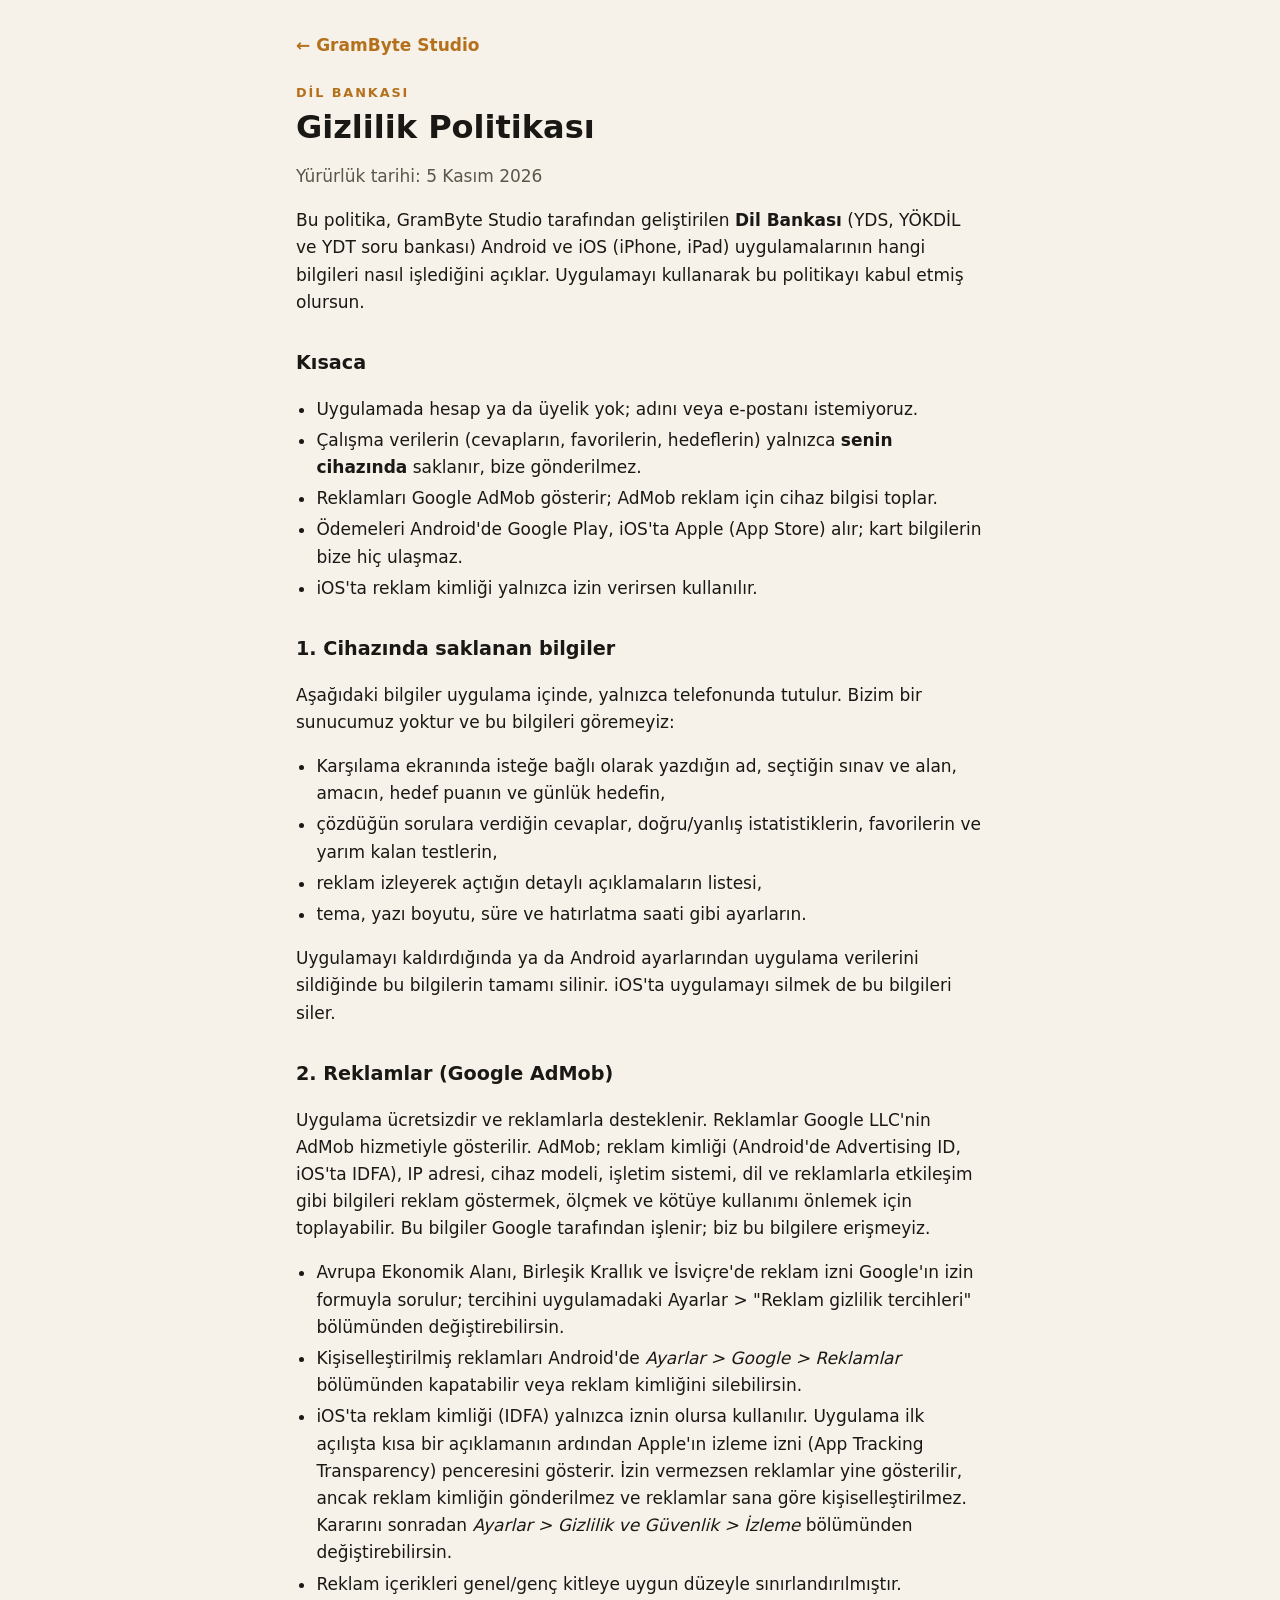
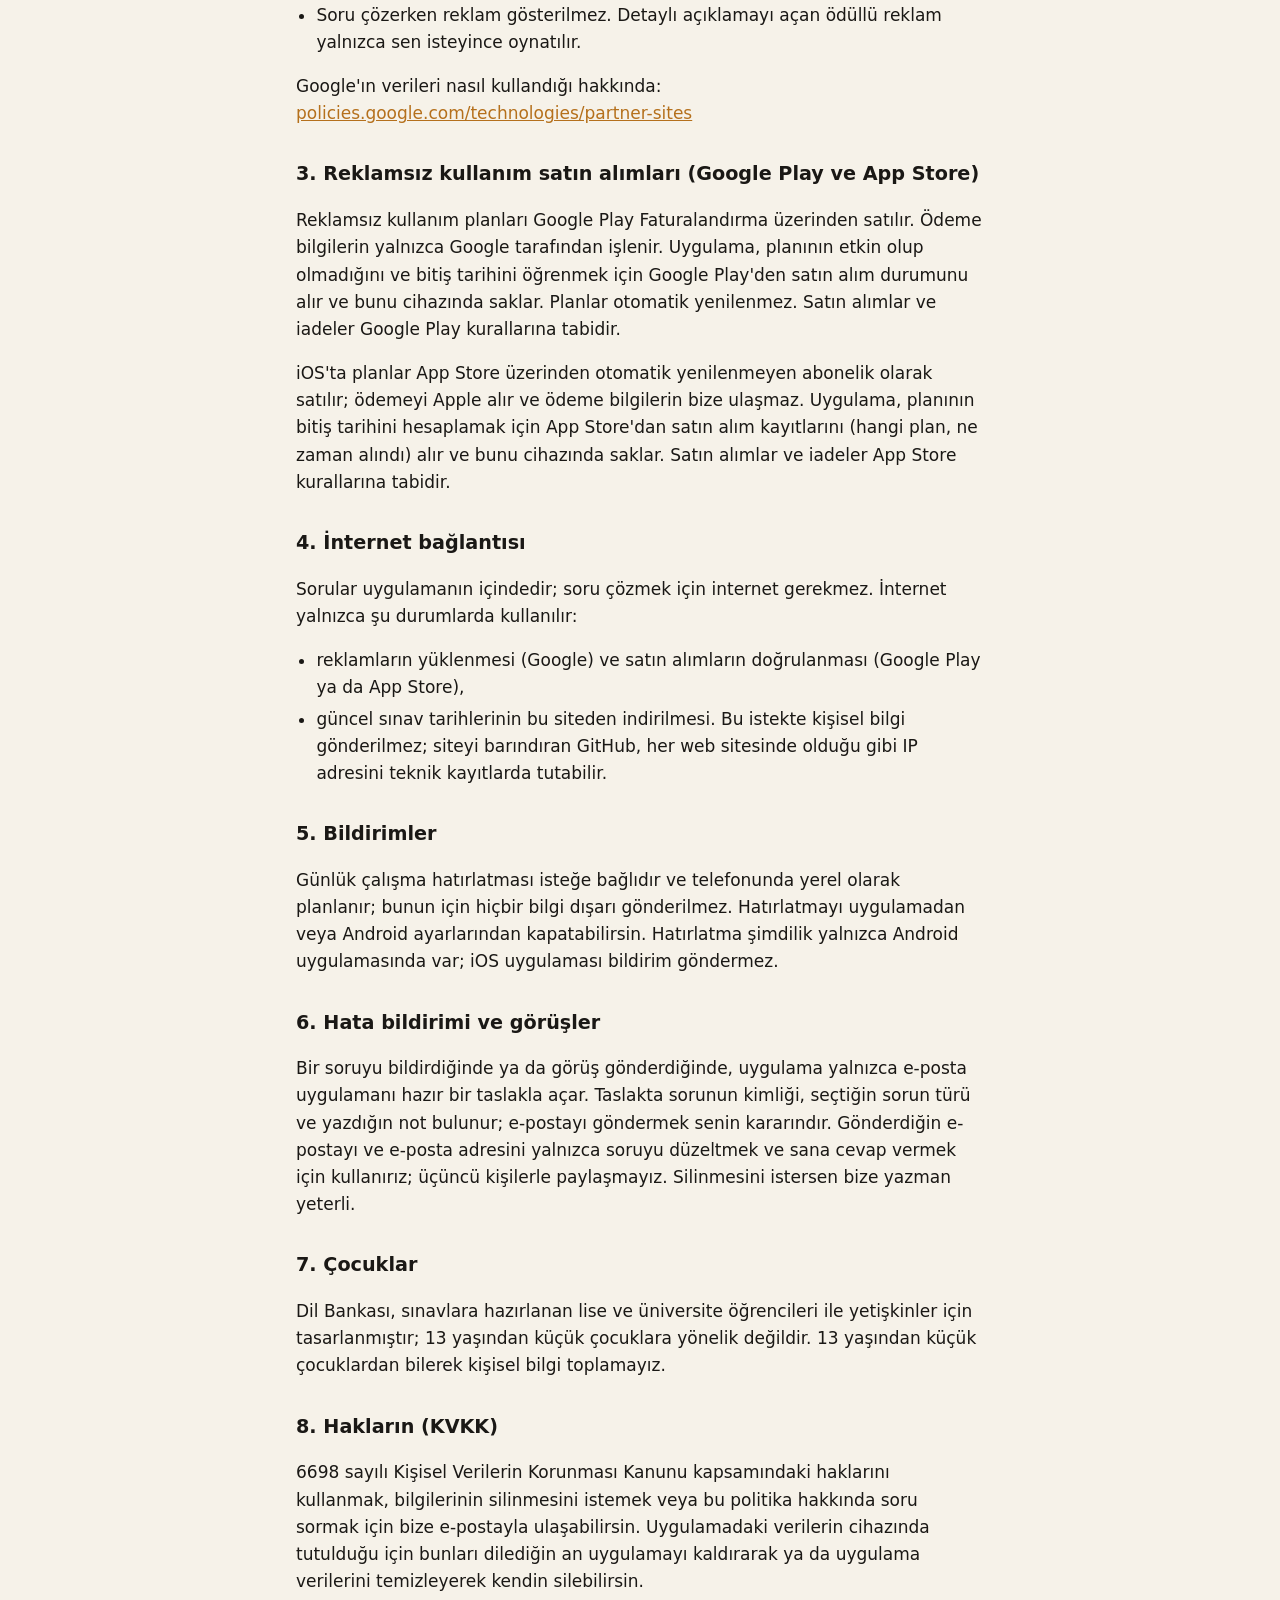
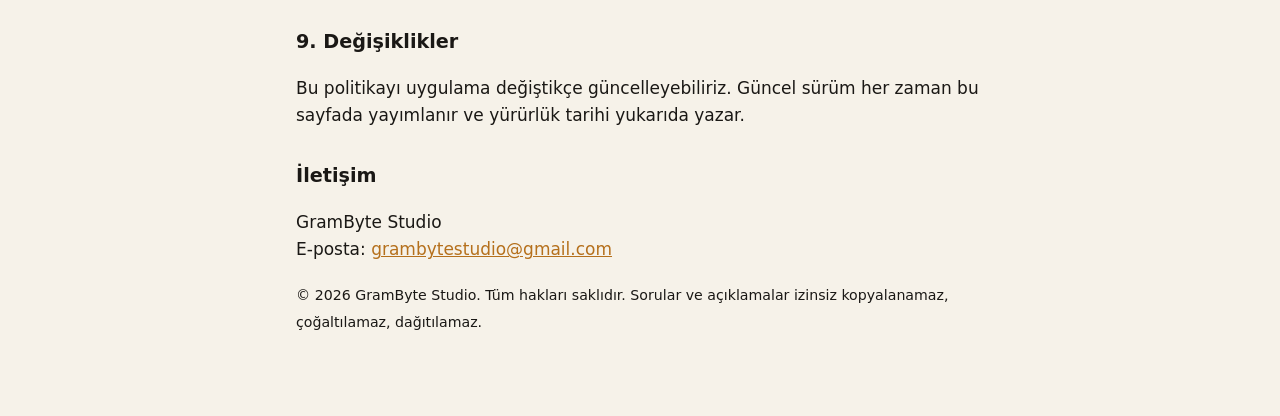
<file: dilbankasi/gizlilik.html>
<!doctype html>
<html lang="tr">
<head>
<meta charset="utf-8">
<meta name="viewport" content="width=device-width, initial-scale=1">
<title>Dil Bankası Gizlilik Politikası</title>
<meta name="description" content="Dil Bankası (YDS, YÖKDİL, YDT soru bankası) uygulamasının gizlilik politikası.">
<link rel="stylesheet" href="../style.css">
</head>
<body>
<main class="page">
  <a class="back" href="../">← GramByte Studio</a>
  <p class="kicker">DİL BANKASI</p>
  <h1>Gizlilik Politikası</h1>
  <p class="muted">Yürürlük tarihi: 5 Kasım 2026</p>

  <p>Bu politika, GramByte Studio tarafından geliştirilen <strong>Dil Bankası</strong> (YDS, YÖKDİL ve YDT soru bankası) Android ve iOS (iPhone, iPad) uygulamalarının hangi bilgileri nasıl işlediğini açıklar. Uygulamayı kullanarak bu politikayı kabul etmiş olursun.</p>

  <h2>Kısaca</h2>
  <ul>
    <li>Uygulamada hesap ya da üyelik yok; adını veya e-postanı istemiyoruz.</li>
    <li>Çalışma verilerin (cevapların, favorilerin, hedeflerin) yalnızca <strong>senin cihazında</strong> saklanır, bize gönderilmez.</li>
    <li>Reklamları Google AdMob gösterir; AdMob reklam için cihaz bilgisi toplar.</li>
    <li>Ödemeleri Android'de Google Play, iOS'ta Apple (App Store) alır; kart bilgilerin bize hiç ulaşmaz.</li>
    <li>iOS'ta reklam kimliği yalnızca izin verirsen kullanılır.</li>
  </ul>

  <h2>1. Cihazında saklanan bilgiler</h2>
  <p>Aşağıdaki bilgiler uygulama içinde, yalnızca telefonunda tutulur. Bizim bir sunucumuz yoktur ve bu bilgileri göremeyiz:</p>
  <ul>
    <li>Karşılama ekranında isteğe bağlı olarak yazdığın ad, seçtiğin sınav ve alan, amacın, hedef puanın ve günlük hedefin,</li>
    <li>çözdüğün sorulara verdiğin cevaplar, doğru/yanlış istatistiklerin, favorilerin ve yarım kalan testlerin,</li>
    <li>reklam izleyerek açtığın detaylı açıklamaların listesi,</li>
    <li>tema, yazı boyutu, süre ve hatırlatma saati gibi ayarların.</li>
  </ul>
  <p>Uygulamayı kaldırdığında ya da Android ayarlarından uygulama verilerini sildiğinde bu bilgilerin tamamı silinir. iOS'ta uygulamayı silmek de bu bilgileri siler.</p>

  <h2>2. Reklamlar (Google AdMob)</h2>
  <p>Uygulama ücretsizdir ve reklamlarla desteklenir. Reklamlar Google LLC'nin AdMob hizmetiyle gösterilir. AdMob; reklam kimliği (Android'de Advertising ID, iOS'ta IDFA), IP adresi, cihaz modeli, işletim sistemi, dil ve reklamlarla etkileşim gibi bilgileri reklam göstermek, ölçmek ve kötüye kullanımı önlemek için toplayabilir. Bu bilgiler Google tarafından işlenir; biz bu bilgilere erişmeyiz.</p>
  <ul>
    <li>Avrupa Ekonomik Alanı, Birleşik Krallık ve İsviçre'de reklam izni Google'ın izin formuyla sorulur; tercihini uygulamadaki Ayarlar &gt; "Reklam gizlilik tercihleri" bölümünden değiştirebilirsin.</li>
    <li>Kişiselleştirilmiş reklamları Android'de <em>Ayarlar &gt; Google &gt; Reklamlar</em> bölümünden kapatabilir veya reklam kimliğini silebilirsin.</li>
    <li>iOS'ta reklam kimliği (IDFA) yalnızca iznin olursa kullanılır. Uygulama ilk açılışta kısa bir açıklamanın ardından Apple'ın izleme izni (App Tracking Transparency) penceresini gösterir. İzin vermezsen reklamlar yine gösterilir, ancak reklam kimliğin gönderilmez ve reklamlar sana göre kişiselleştirilmez. Kararını sonradan <em>Ayarlar &gt; Gizlilik ve Güvenlik &gt; İzleme</em> bölümünden değiştirebilirsin.</li>
    <li>Reklam içerikleri genel/genç kitleye uygun düzeyle sınırlandırılmıştır.</li>
    <li>Soru çözerken reklam gösterilmez. Detaylı açıklamayı açan ödüllü reklam yalnızca sen isteyince oynatılır.</li>
  </ul>
  <p>Google'ın verileri nasıl kullandığı hakkında: <a href="https://policies.google.com/technologies/partner-sites">policies.google.com/technologies/partner-sites</a></p>

  <h2>3. Reklamsız kullanım satın alımları (Google Play ve App Store)</h2>
  <p>Reklamsız kullanım planları Google Play Faturalandırma üzerinden satılır. Ödeme bilgilerin yalnızca Google tarafından işlenir. Uygulama, planının etkin olup olmadığını ve bitiş tarihini öğrenmek için Google Play'den satın alım durumunu alır ve bunu cihazında saklar. Planlar otomatik yenilenmez. Satın alımlar ve iadeler Google Play kurallarına tabidir.</p>
  <p>iOS'ta planlar App Store üzerinden otomatik yenilenmeyen abonelik olarak satılır; ödemeyi Apple alır ve ödeme bilgilerin bize ulaşmaz. Uygulama, planının bitiş tarihini hesaplamak için App Store'dan satın alım kayıtlarını (hangi plan, ne zaman alındı) alır ve bunu cihazında saklar. Satın alımlar ve iadeler App Store kurallarına tabidir.</p>

  <h2>4. İnternet bağlantısı</h2>
  <p>Sorular uygulamanın içindedir; soru çözmek için internet gerekmez. İnternet yalnızca şu durumlarda kullanılır:</p>
  <ul>
    <li>reklamların yüklenmesi (Google) ve satın alımların doğrulanması (Google Play ya da App Store),</li>
    <li>güncel sınav tarihlerinin bu siteden indirilmesi. Bu istekte kişisel bilgi gönderilmez; siteyi barındıran GitHub, her web sitesinde olduğu gibi IP adresini teknik kayıtlarda tutabilir.</li>
  </ul>

  <h2>5. Bildirimler</h2>
  <p>Günlük çalışma hatırlatması isteğe bağlıdır ve telefonunda yerel olarak planlanır; bunun için hiçbir bilgi dışarı gönderilmez. Hatırlatmayı uygulamadan veya Android ayarlarından kapatabilirsin. Hatırlatma şimdilik yalnızca Android uygulamasında var; iOS uygulaması bildirim göndermez.</p>

  <h2>6. Hata bildirimi ve görüşler</h2>
  <p>Bir soruyu bildirdiğinde ya da görüş gönderdiğinde, uygulama yalnızca e-posta uygulamanı hazır bir taslakla açar. Taslakta sorunun kimliği, seçtiğin sorun türü ve yazdığın not bulunur; e-postayı göndermek senin kararındır. Gönderdiğin e-postayı ve e-posta adresini yalnızca soruyu düzeltmek ve sana cevap vermek için kullanırız; üçüncü kişilerle paylaşmayız. Silinmesini istersen bize yazman yeterli.</p>

  <h2>7. Çocuklar</h2>
  <p>Dil Bankası, sınavlara hazırlanan lise ve üniversite öğrencileri ile yetişkinler için tasarlanmıştır; 13 yaşından küçük çocuklara yönelik değildir. 13 yaşından küçük çocuklardan bilerek kişisel bilgi toplamayız.</p>

  <h2>8. Hakların (KVKK)</h2>
  <p>6698 sayılı Kişisel Verilerin Korunması Kanunu kapsamındaki haklarını kullanmak, bilgilerinin silinmesini istemek veya bu politika hakkında soru sormak için bize e-postayla ulaşabilirsin. Uygulamadaki verilerin cihazında tutulduğu için bunları dilediğin an uygulamayı kaldırarak ya da uygulama verilerini temizleyerek kendin silebilirsin.</p>

  <h2>9. Değişiklikler</h2>
  <p>Bu politikayı uygulama değiştikçe güncelleyebiliriz. Güncel sürüm her zaman bu sayfada yayımlanır ve yürürlük tarihi yukarıda yazar.</p>

  <h2>İletişim</h2>
  <p>GramByte Studio<br>E-posta: <a href="mailto:grambytestudio@gmail.com">grambytestudio@gmail.com</a></p>

  <p><small>© 2026 GramByte Studio. Tüm hakları saklıdır. Sorular ve açıklamalar izinsiz kopyalanamaz, çoğaltılamaz, dağıtılamaz.</small></p>
</main>
</body>
</html>
</file>
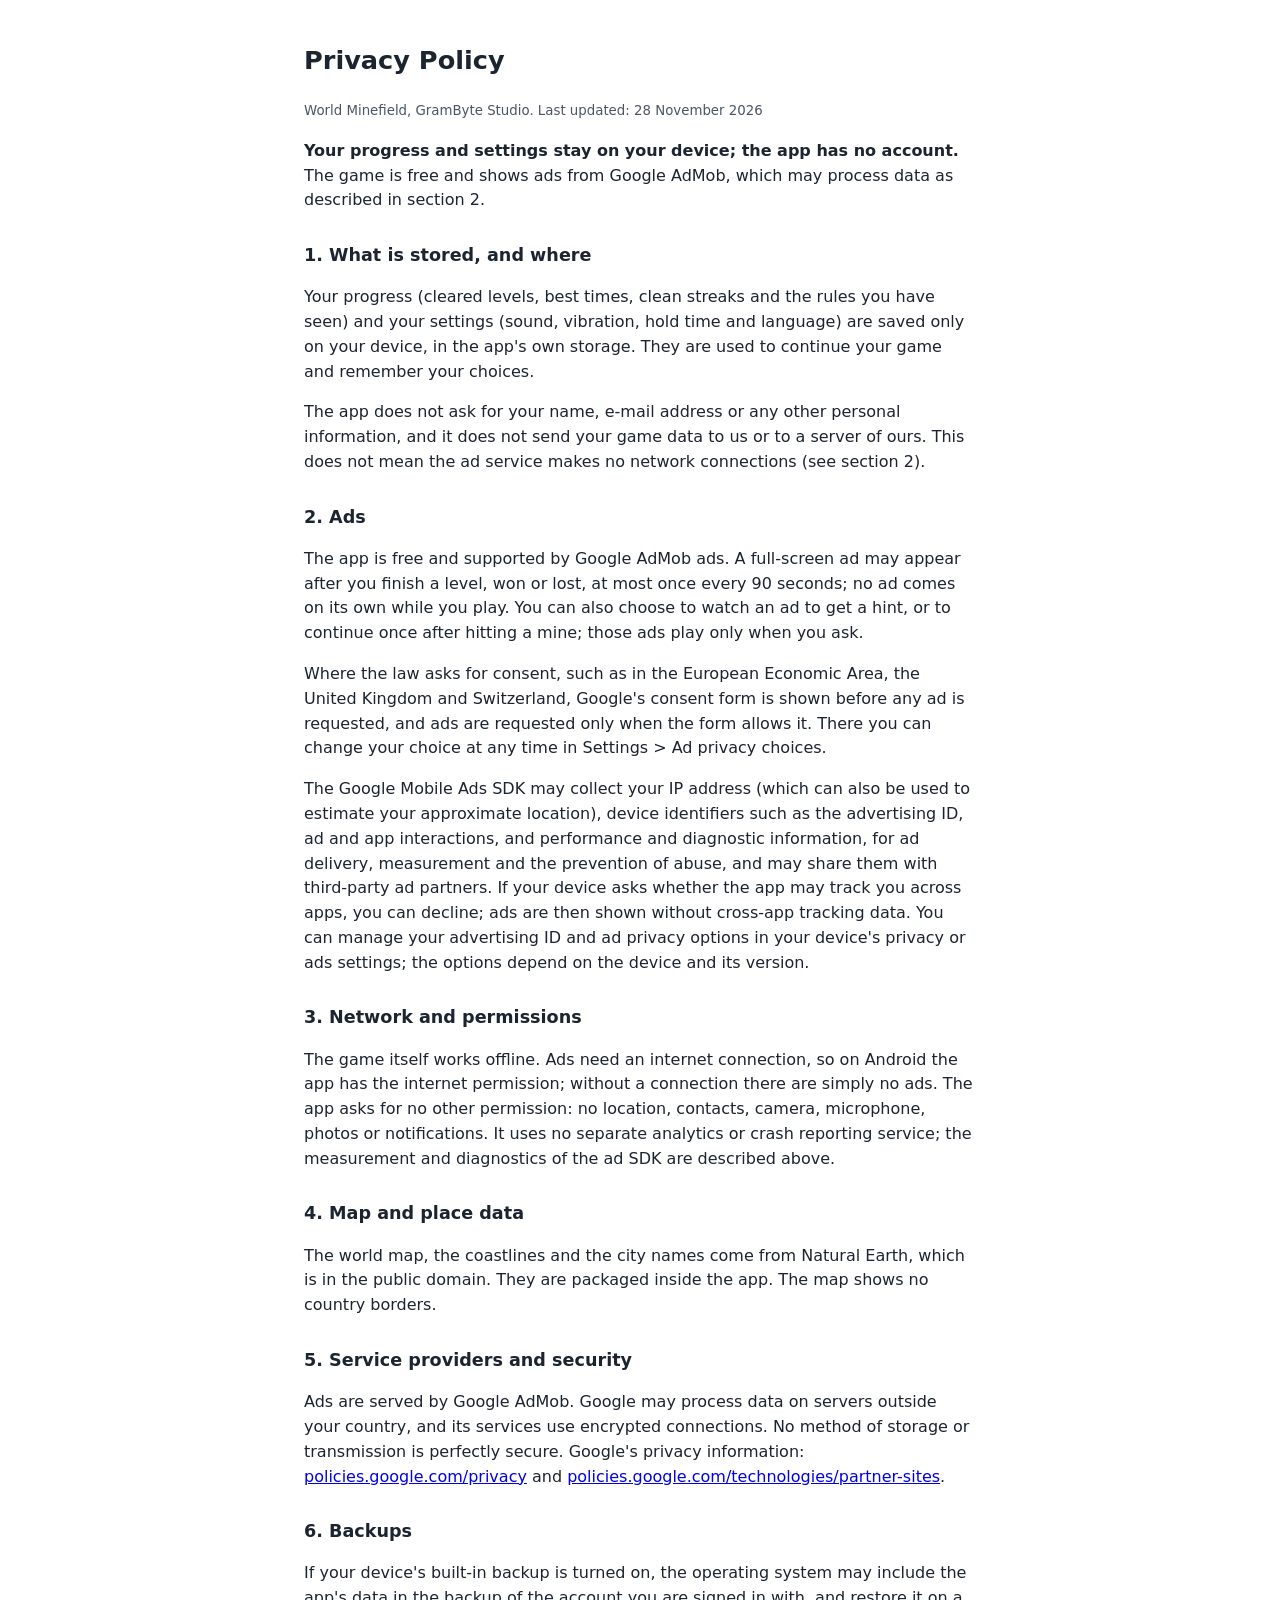
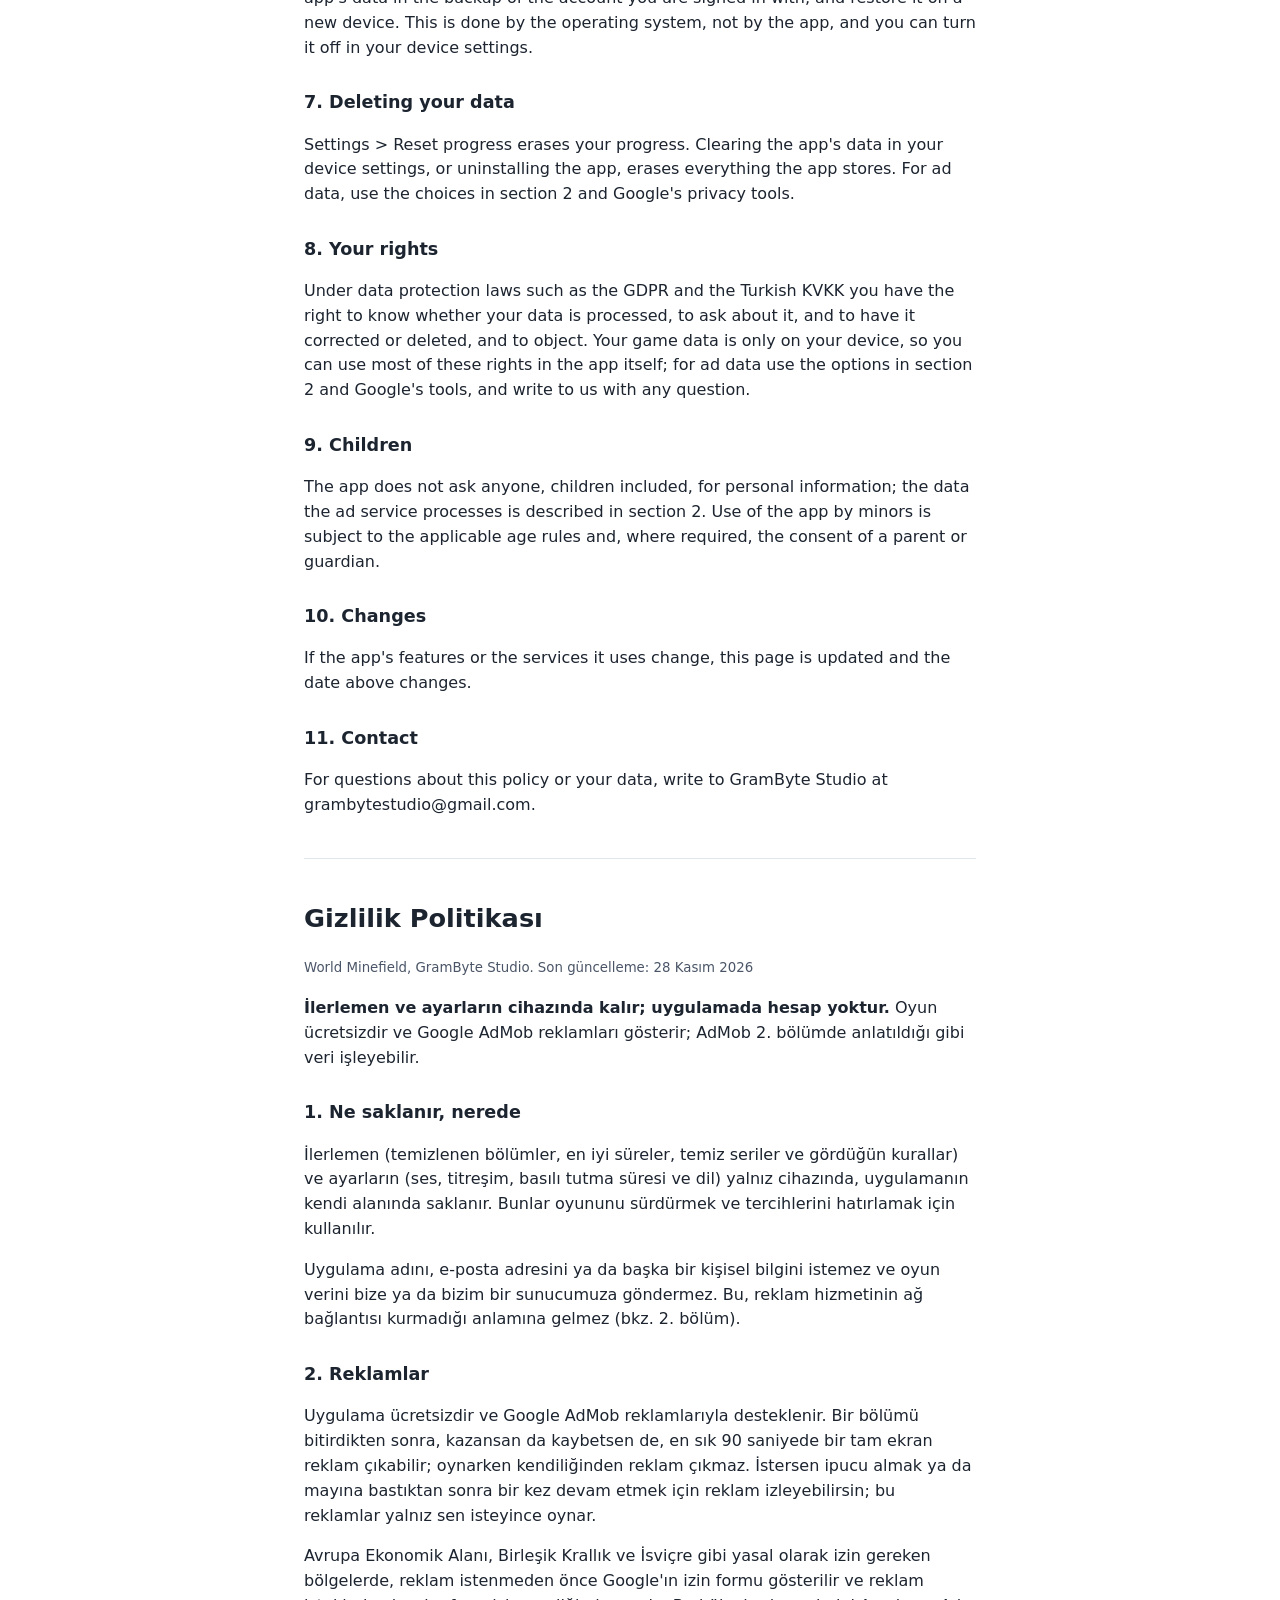
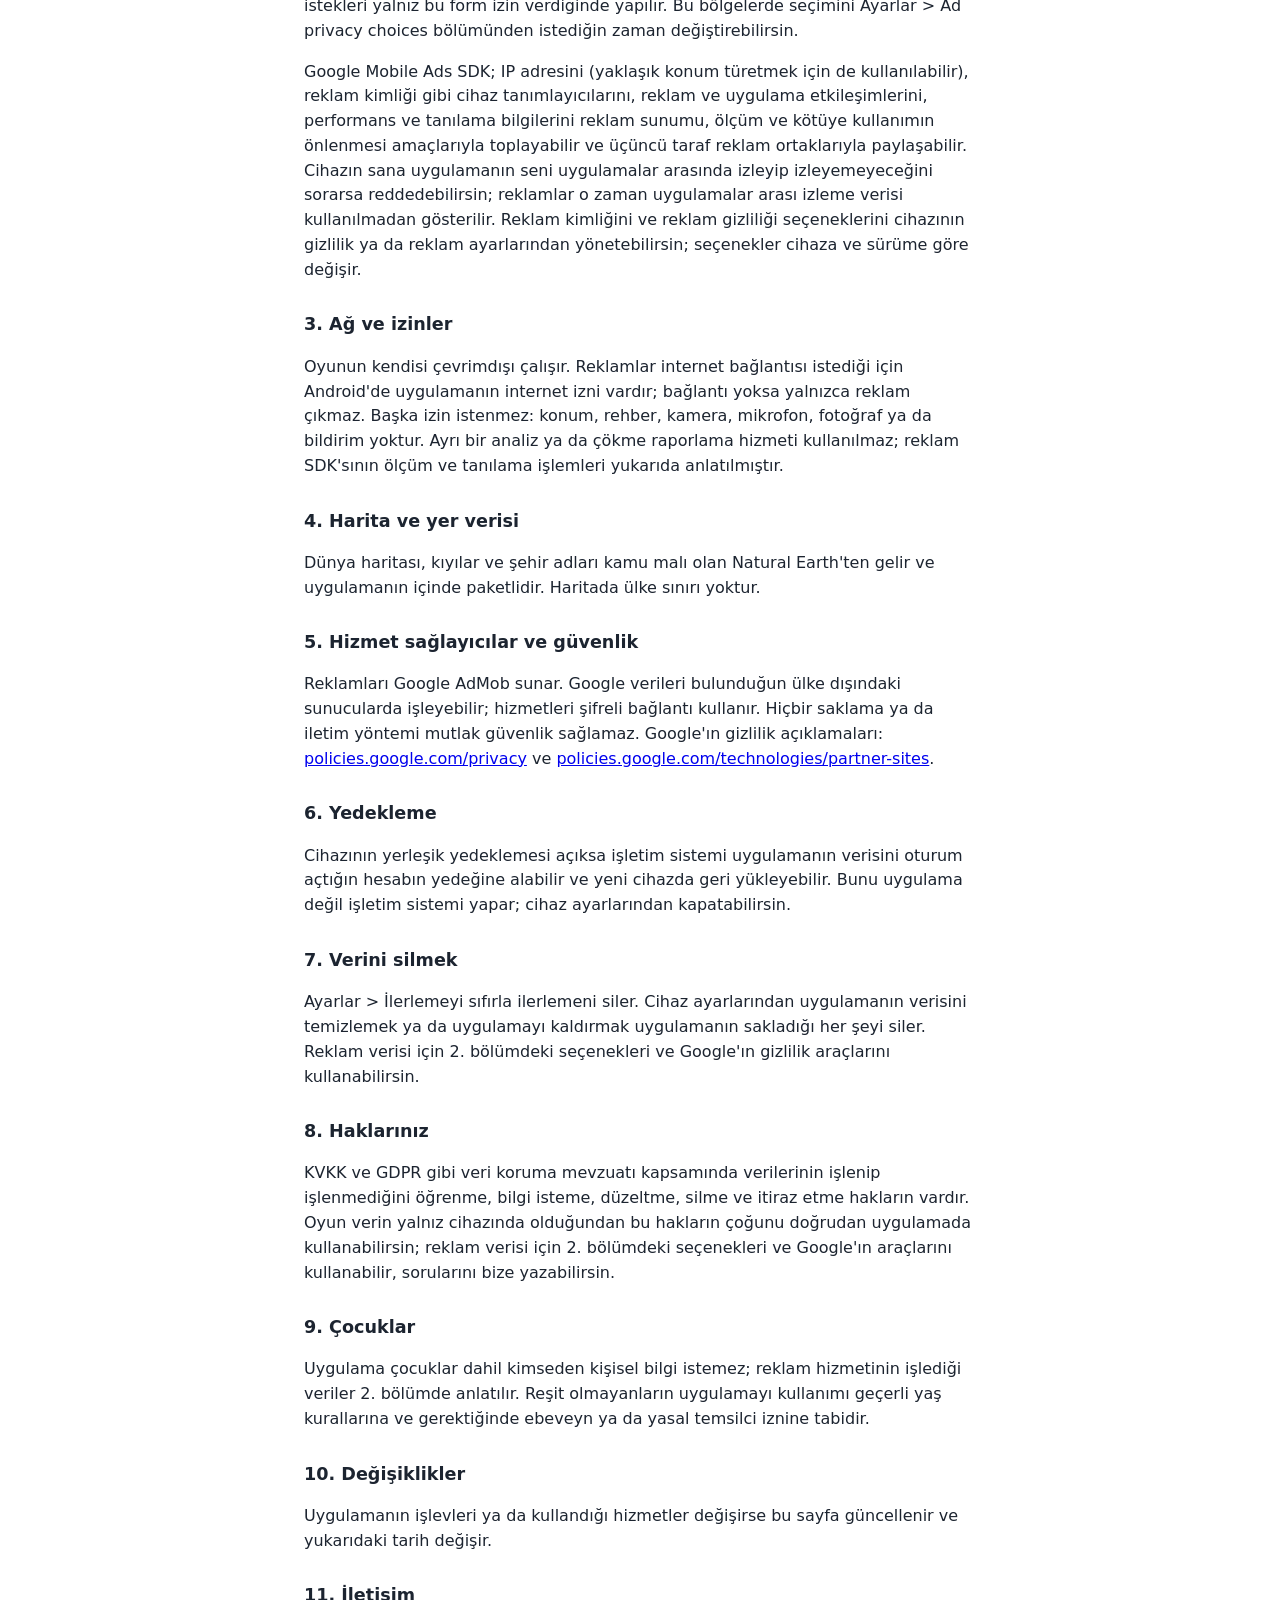
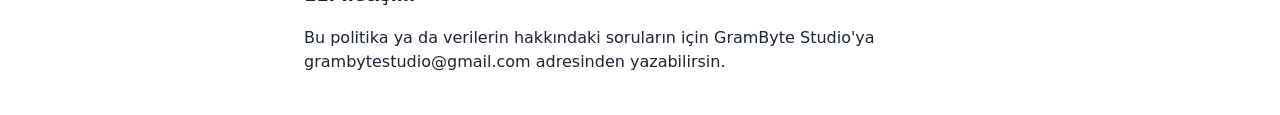
<file: world-minefield/gizlilik.html>
<!doctype html>
<html lang="en">
<head>
<meta charset="utf-8">
<meta name="viewport" content="width=device-width, initial-scale=1">
<title>Privacy Policy - World Minefield</title>
<style>body{font-family:system-ui,sans-serif;line-height:1.55;color:#1c2430;max-width:42rem;margin:0 auto;padding:1.5rem}h1{font-size:1.6rem}h2{font-size:1.1rem;margin-top:1.8rem}small{color:#4a5567}hr{border:0;border-top:1px solid #e1e6ed;margin:2.5rem 0}</style>
</head>
<body>
<h1>Privacy Policy</h1>
<small>World Minefield, GramByte Studio. Last updated: 28 November 2026</small>
<p><strong>Your progress and settings stay on your device; the app has no account.</strong> The game is free and shows ads from Google AdMob, which may process data as described in section 2.</p>
<h2>1. What is stored, and where</h2>
<p>Your progress (cleared levels, best times, clean streaks and the rules you have seen) and your settings (sound, vibration, hold time and language) are saved only on your device, in the app's own storage. They are used to continue your game and remember your choices.</p>
<p>The app does not ask for your name, e-mail address or any other personal information, and it does not send your game data to us or to a server of ours. This does not mean the ad service makes no network connections (see section 2).</p>
<h2>2. Ads</h2>
<p>The app is free and supported by Google AdMob ads. A full-screen ad may appear after you finish a level, won or lost, at most once every 90 seconds; no ad comes on its own while you play. You can also choose to watch an ad to get a hint, or to continue once after hitting a mine; those ads play only when you ask.</p>
<p>Where the law asks for consent, such as in the European Economic Area, the United Kingdom and Switzerland, Google's consent form is shown before any ad is requested, and ads are requested only when the form allows it. There you can change your choice at any time in Settings &gt; Ad privacy choices.</p>
<p>The Google Mobile Ads SDK may collect your IP address (which can also be used to estimate your approximate location), device identifiers such as the advertising ID, ad and app interactions, and performance and diagnostic information, for ad delivery, measurement and the prevention of abuse, and may share them with third-party ad partners. If your device asks whether the app may track you across apps, you can decline; ads are then shown without cross-app tracking data. You can manage your advertising ID and ad privacy options in your device's privacy or ads settings; the options depend on the device and its version.</p>
<h2>3. Network and permissions</h2>
<p>The game itself works offline. Ads need an internet connection, so on Android the app has the internet permission; without a connection there are simply no ads. The app asks for no other permission: no location, contacts, camera, microphone, photos or notifications. It uses no separate analytics or crash reporting service; the measurement and diagnostics of the ad SDK are described above.</p>
<h2>4. Map and place data</h2>
<p>The world map, the coastlines and the city names come from Natural Earth, which is in the public domain. They are packaged inside the app. The map shows no country borders.</p>
<h2>5. Service providers and security</h2>
<p>Ads are served by Google AdMob. Google may process data on servers outside your country, and its services use encrypted connections. No method of storage or transmission is perfectly secure. Google's privacy information: <a href="https://policies.google.com/privacy">policies.google.com/privacy</a> and <a href="https://policies.google.com/technologies/partner-sites">policies.google.com/technologies/partner-sites</a>.</p>
<h2>6. Backups</h2>
<p>If your device's built-in backup is turned on, the operating system may include the app's data in the backup of the account you are signed in with, and restore it on a new device. This is done by the operating system, not by the app, and you can turn it off in your device settings.</p>
<h2>7. Deleting your data</h2>
<p>Settings &gt; Reset progress erases your progress. Clearing the app's data in your device settings, or uninstalling the app, erases everything the app stores. For ad data, use the choices in section 2 and Google's privacy tools.</p>
<h2>8. Your rights</h2>
<p>Under data protection laws such as the GDPR and the Turkish KVKK you have the right to know whether your data is processed, to ask about it, and to have it corrected or deleted, and to object. Your game data is only on your device, so you can use most of these rights in the app itself; for ad data use the options in section 2 and Google's tools, and write to us with any question.</p>
<h2>9. Children</h2>
<p>The app does not ask anyone, children included, for personal information; the data the ad service processes is described in section 2. Use of the app by minors is subject to the applicable age rules and, where required, the consent of a parent or guardian.</p>
<h2>10. Changes</h2>
<p>If the app's features or the services it uses change, this page is updated and the date above changes.</p>
<h2>11. Contact</h2>
<p>For questions about this policy or your data, write to GramByte Studio at grambytestudio@gmail.com.</p>
<hr>
<h1 lang="tr">Gizlilik Politikası</h1>
<div lang="tr">
<small>World Minefield, GramByte Studio. Son güncelleme: 28 Kasım 2026</small>
<p><strong>İlerlemen ve ayarların cihazında kalır; uygulamada hesap yoktur.</strong> Oyun ücretsizdir ve Google AdMob reklamları gösterir; AdMob 2. bölümde anlatıldığı gibi veri işleyebilir.</p>
<h2>1. Ne saklanır, nerede</h2>
<p>İlerlemen (temizlenen bölümler, en iyi süreler, temiz seriler ve gördüğün kurallar) ve ayarların (ses, titreşim, basılı tutma süresi ve dil) yalnız cihazında, uygulamanın kendi alanında saklanır. Bunlar oyununu sürdürmek ve tercihlerini hatırlamak için kullanılır.</p>
<p>Uygulama adını, e-posta adresini ya da başka bir kişisel bilgini istemez ve oyun verini bize ya da bizim bir sunucumuza göndermez. Bu, reklam hizmetinin ağ bağlantısı kurmadığı anlamına gelmez (bkz. 2. bölüm).</p>
<h2>2. Reklamlar</h2>
<p>Uygulama ücretsizdir ve Google AdMob reklamlarıyla desteklenir. Bir bölümü bitirdikten sonra, kazansan da kaybetsen de, en sık 90 saniyede bir tam ekran reklam çıkabilir; oynarken kendiliğinden reklam çıkmaz. İstersen ipucu almak ya da mayına bastıktan sonra bir kez devam etmek için reklam izleyebilirsin; bu reklamlar yalnız sen isteyince oynar.</p>
<p>Avrupa Ekonomik Alanı, Birleşik Krallık ve İsviçre gibi yasal olarak izin gereken bölgelerde, reklam istenmeden önce Google'ın izin formu gösterilir ve reklam istekleri yalnız bu form izin verdiğinde yapılır. Bu bölgelerde seçimini Ayarlar &gt; Ad privacy choices bölümünden istediğin zaman değiştirebilirsin.</p>
<p>Google Mobile Ads SDK; IP adresini (yaklaşık konum türetmek için de kullanılabilir), reklam kimliği gibi cihaz tanımlayıcılarını, reklam ve uygulama etkileşimlerini, performans ve tanılama bilgilerini reklam sunumu, ölçüm ve kötüye kullanımın önlenmesi amaçlarıyla toplayabilir ve üçüncü taraf reklam ortaklarıyla paylaşabilir. Cihazın sana uygulamanın seni uygulamalar arasında izleyip izleyemeyeceğini sorarsa reddedebilirsin; reklamlar o zaman uygulamalar arası izleme verisi kullanılmadan gösterilir. Reklam kimliğini ve reklam gizliliği seçeneklerini cihazının gizlilik ya da reklam ayarlarından yönetebilirsin; seçenekler cihaza ve sürüme göre değişir.</p>
<h2>3. Ağ ve izinler</h2>
<p>Oyunun kendisi çevrimdışı çalışır. Reklamlar internet bağlantısı istediği için Android'de uygulamanın internet izni vardır; bağlantı yoksa yalnızca reklam çıkmaz. Başka izin istenmez: konum, rehber, kamera, mikrofon, fotoğraf ya da bildirim yoktur. Ayrı bir analiz ya da çökme raporlama hizmeti kullanılmaz; reklam SDK'sının ölçüm ve tanılama işlemleri yukarıda anlatılmıştır.</p>
<h2>4. Harita ve yer verisi</h2>
<p>Dünya haritası, kıyılar ve şehir adları kamu malı olan Natural Earth'ten gelir ve uygulamanın içinde paketlidir. Haritada ülke sınırı yoktur.</p>
<h2>5. Hizmet sağlayıcılar ve güvenlik</h2>
<p>Reklamları Google AdMob sunar. Google verileri bulunduğun ülke dışındaki sunucularda işleyebilir; hizmetleri şifreli bağlantı kullanır. Hiçbir saklama ya da iletim yöntemi mutlak güvenlik sağlamaz. Google'ın gizlilik açıklamaları: <a href="https://policies.google.com/privacy">policies.google.com/privacy</a> ve <a href="https://policies.google.com/technologies/partner-sites">policies.google.com/technologies/partner-sites</a>.</p>
<h2>6. Yedekleme</h2>
<p>Cihazının yerleşik yedeklemesi açıksa işletim sistemi uygulamanın verisini oturum açtığın hesabın yedeğine alabilir ve yeni cihazda geri yükleyebilir. Bunu uygulama değil işletim sistemi yapar; cihaz ayarlarından kapatabilirsin.</p>
<h2>7. Verini silmek</h2>
<p>Ayarlar &gt; İlerlemeyi sıfırla ilerlemeni siler. Cihaz ayarlarından uygulamanın verisini temizlemek ya da uygulamayı kaldırmak uygulamanın sakladığı her şeyi siler. Reklam verisi için 2. bölümdeki seçenekleri ve Google'ın gizlilik araçlarını kullanabilirsin.</p>
<h2>8. Haklarınız</h2>
<p>KVKK ve GDPR gibi veri koruma mevzuatı kapsamında verilerinin işlenip işlenmediğini öğrenme, bilgi isteme, düzeltme, silme ve itiraz etme hakların vardır. Oyun verin yalnız cihazında olduğundan bu hakların çoğunu doğrudan uygulamada kullanabilirsin; reklam verisi için 2. bölümdeki seçenekleri ve Google'ın araçlarını kullanabilir, sorularını bize yazabilirsin.</p>
<h2>9. Çocuklar</h2>
<p>Uygulama çocuklar dahil kimseden kişisel bilgi istemez; reklam hizmetinin işlediği veriler 2. bölümde anlatılır. Reşit olmayanların uygulamayı kullanımı geçerli yaş kurallarına ve gerektiğinde ebeveyn ya da yasal temsilci iznine tabidir.</p>
<h2>10. Değişiklikler</h2>
<p>Uygulamanın işlevleri ya da kullandığı hizmetler değişirse bu sayfa güncellenir ve yukarıdaki tarih değişir.</p>
<h2>11. İletişim</h2>
<p>Bu politika ya da verilerin hakkındaki soruların için GramByte Studio'ya grambytestudio@gmail.com adresinden yazabilirsin.</p>
</div>
</body>
</html>
</file>
<file: style.css>
:root {
  --paper: #f6f2e9;
  --card: #fffdf8;
  --ink: #1a1815;
  --muted: #5c554a;
  --accent: #b5701c;
  --line: #e4dccb;
}
@media (prefers-color-scheme: dark) {
  :root {
    --paper: #141310;
    --card: #1e1c18;
    --ink: #f3ede0;
    --muted: #b8ae9c;
    --accent: #e8b75e;
    --line: #383328;
  }
}
* { box-sizing: border-box; }
body {
  margin: 0;
  background: var(--paper);
  color: var(--ink);
  font: 17px/1.6 system-ui, -apple-system, "Segoe UI", Roboto, sans-serif;
}
.page {
  max-width: 720px;
  margin: 0 auto;
  padding: 32px 16px 64px;
}
h1 { font-size: 2rem; line-height: 1.2; margin: 4px 0 8px; }
h2 { font-size: 1.2rem; margin: 32px 0 8px; }
a { color: var(--accent); }
.kicker {
  margin: 24px 0 0;
  font-size: .8rem;
  font-weight: 700;
  letter-spacing: .15em;
  color: var(--accent);
}
.muted { color: var(--muted); }
.back { text-decoration: none; font-weight: 600; }
.card {
  background: var(--card);
  border: 1px solid var(--line);
  border-radius: 18px;
  padding: 20px;
  margin: 16px 0;
}
.card h2 { margin-top: 0; }
ul { padding-left: 1.2em; }
li { margin: 4px 0; }
</file>
